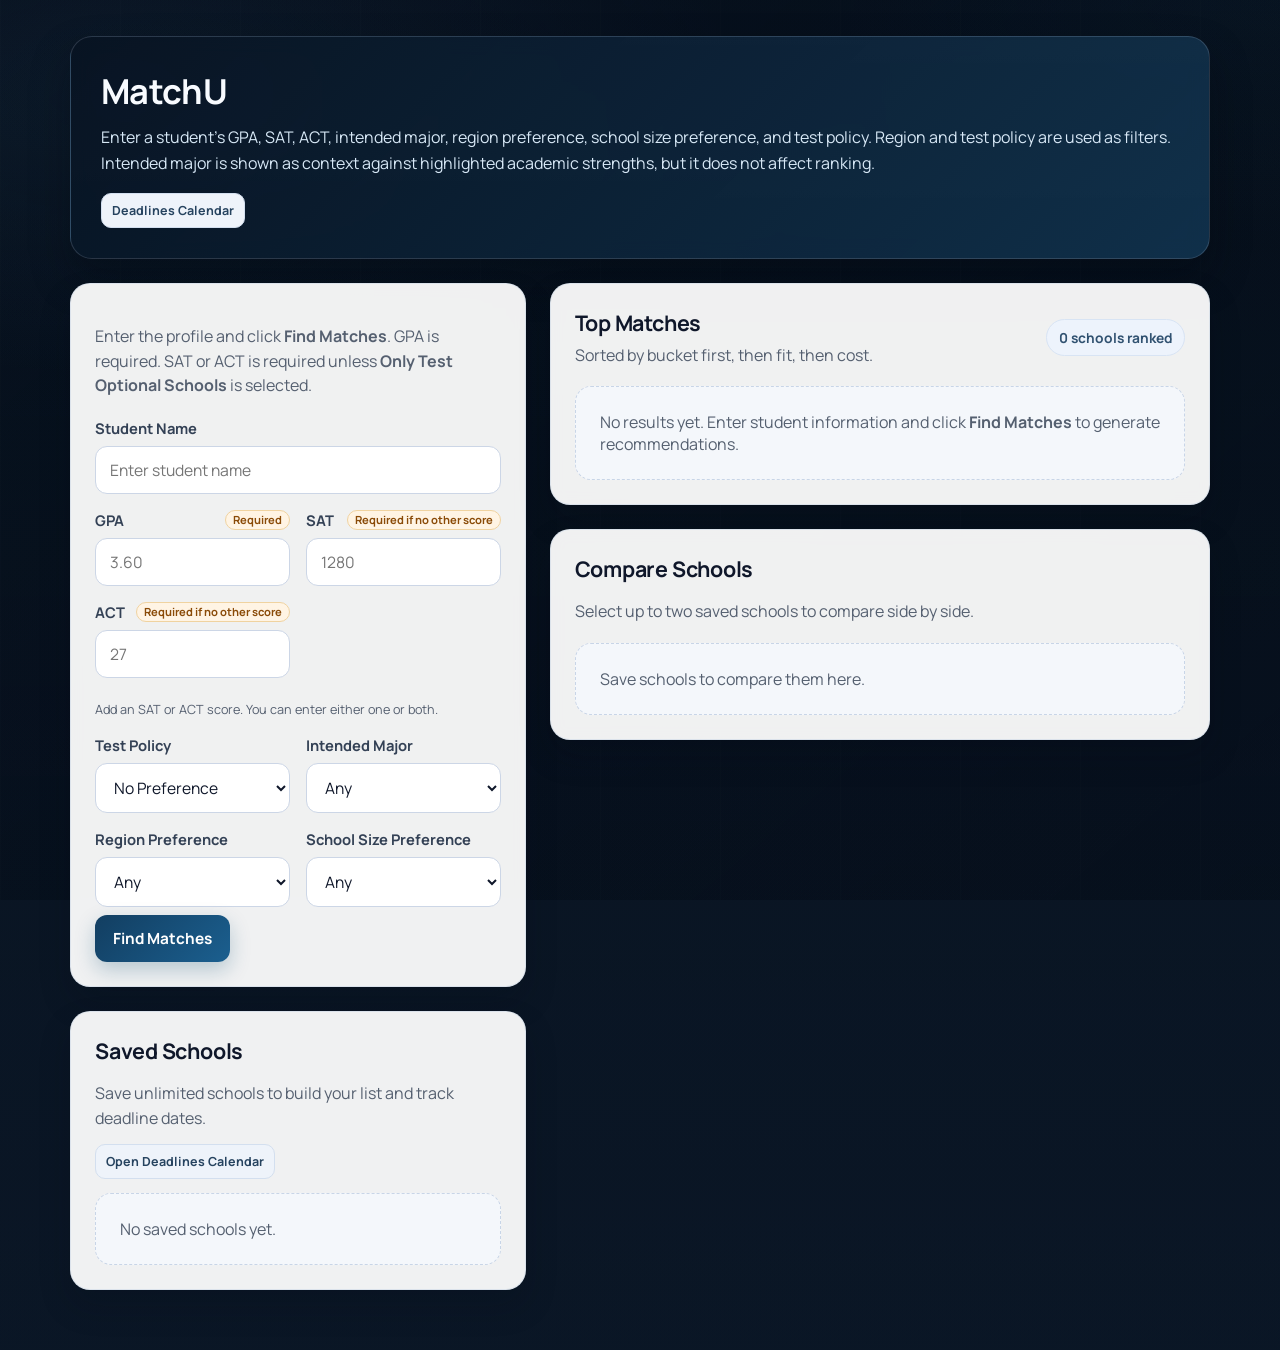
<file: index.html>
<!DOCTYPE html>
<html lang="en">
<head>
  <meta charset="UTF-8" />
  <meta name="viewport" content="width=device-width, initial-scale=1.0" />
  <title>MatchU</title>
  <meta http-equiv="refresh" content="0; url=college-match.html" />
  <style>
    body {
      margin: 0;
      min-height: 100vh;
      display: grid;
      place-items: center;
      font-family: "Segoe UI", Arial, sans-serif;
      background: #eef4fb;
      color: #12314c;
    }

    .card {
      width: min(92vw, 460px);
      background: #ffffff;
      border: 1px solid #d5e2f1;
      border-radius: 18px;
      padding: 28px;
      box-shadow: 0 18px 40px rgba(18, 49, 76, 0.08);
      text-align: center;
    }

    h1 {
      margin: 0 0 10px;
      font-size: 2rem;
    }

    p {
      margin: 0 0 18px;
      line-height: 1.55;
      color: #516276;
    }

    a {
      display: inline-block;
      text-decoration: none;
      background: #123e61;
      color: #ffffff;
      padding: 11px 16px;
      border-radius: 10px;
      font-weight: 700;
    }
  </style>
  <script>
    window.location.replace("college-match.html");
  </script>
</head>
<body>
  <main class="card">
    <h1>MatchU</h1>
    <p>Redirecting to the app. If it does not open automatically, use the link below.</p>
    <a href="college-match.html">Open MatchU</a>
  </main>
</body>
</html>
</file>
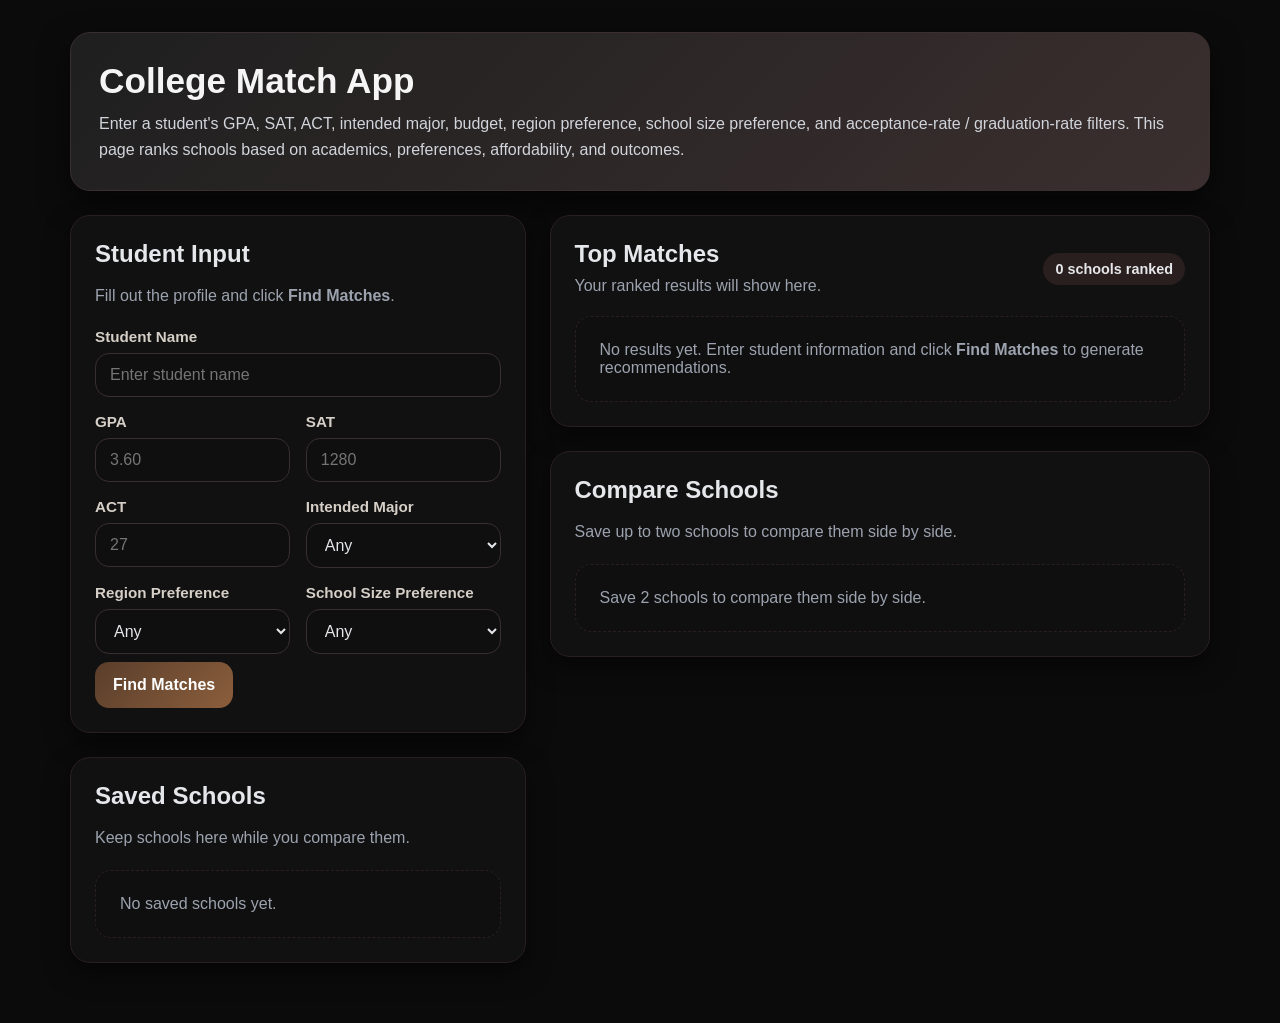
<file: college-match UI.html>
<!DOCTYPE html>
<html lang="en">
<head>
  <meta charset="UTF-8" />
  <meta name="viewport" content="width=device-width, initial-scale=1.0" />
  <title>College Match App</title>
  <style>
    * { box-sizing: border-box; }
    body {
      margin: 0;
      font-family: Arial, Helvetica, sans-serif;
      background: #0b0b0b; /* black */
      color: #e5e7eb;
    }
    .container {
      max-width: 1180px;
      margin: 0 auto;
      padding: 32px 20px 60px;
    }
    .hero {
      background: linear-gradient(135deg, #1f1f1f, #3b2f2f); /* black → brown */
      color: #f5f5f5;
      border-radius: 20px;
      padding: 28px;
      box-shadow: 0 12px 30px rgba(0,0,0,0.6);
      margin-bottom: 24px;
      border: 1px solid #3a2e2e;
    }
    .hero h1 { margin: 0 0 10px; font-size: 2.2rem; }
    .hero p { margin: 0; line-height: 1.6; color: #d1d5db; }

    .grid {
      display: grid;
      grid-template-columns: 1fr 1.45fr;
      gap: 24px;
    }

    .card {
      background: #111111;
      border-radius: 20px;
      padding: 24px;
      box-shadow: 0 10px 25px rgba(0,0,0,0.5);
      border: 1px solid #2a1f1f; /* brown border */
    }
    .card h2 { margin-top: 0; margin-bottom: 8px; }
    .subtext { color: #9ca3af; margin-bottom: 20px; line-height: 1.5; }

    .form-grid {
      display: grid;
      grid-template-columns: 1fr 1fr;
      gap: 16px;
    }
    .full { grid-column: 1 / -1; }

    label {
      display: block;
      font-size: 0.95rem;
      font-weight: 700;
      margin-bottom: 8px;
      color: #d6cfc7;
    }

    input, select {
      width: 100%;
      padding: 12px 14px;
      border: 1px solid #3a2e2e;
      border-radius: 14px;
      font-size: 1rem;
      background: #0f0f0f;
      color: #e5e7eb;
    }

    button {
      border: none;
      background: linear-gradient(135deg, #5a3e2b, #8b5e3c); /* brown */
      color: white;
      padding: 14px 18px;
      border-radius: 14px;
      font-size: 1rem;
      font-weight: 700;
      cursor: pointer;
      margin-top: 8px;
      transition: transform 0.15s ease, box-shadow 0.15s ease;
    }
    button:hover {
      transform: translateY(-2px);
      box-shadow: 0 8px 20px rgba(139,94,60,0.4);
    }
    .secondary-btn {
      background: #2a1f1f;
      color: #e5e7eb;
    }

    .results-header {
      display: flex;
      justify-content: space-between;
      align-items: center;
      gap: 12px;
      flex-wrap: wrap;
      margin-bottom: 18px;
    }

    .pill {
      background: #2a1f1f;
      color: #e5e7eb;
      padding: 8px 12px;
      border-radius: 999px;
      font-size: 0.9rem;
      font-weight: 700;
    }

    .result {
      border: 1px solid #2a1f1f;
      border-radius: 18px;
      padding: 18px;
      margin-bottom: 14px;
      background: linear-gradient(135deg, #111111, #1c1414);
    }

    .result h3 { margin: 0 0 6px; font-size: 1.2rem; }
    .meta, .cost-line { margin: 4px 0; color: #9ca3af; }

    .score-box {
      min-width: 160px;
      text-align: right;
      background: linear-gradient(135deg, #5a3e2b, #8b5e3c);
      color: white;
      padding: 12px;
      border-radius: 14px;
    }
    .score-box .big {
      font-size: 1.7rem;
      font-weight: 800;
      margin: 4px 0;
    }

    .score-grid {
      margin-top: 14px;
      display: grid;
      grid-template-columns: repeat(4, 1fr);
      gap: 10px;
    }

    .mini {
      background: #0f0f0f;
      border-radius: 12px;
      padding: 12px;
      border: 1px solid #2a1f1f;
    }
    .mini-label { font-size: 0.8rem; color: #9ca3af; margin-bottom: 6px; }
    .mini-value { font-size: 1.05rem; font-weight: 800; }

    .tag {
      display: inline-block;
      padding: 7px 10px;
      border-radius: 999px;
      font-size: 0.82rem;
      font-weight: 700;
      background: #2a1f1f;
      color: #e5e7eb;
    }

    .tag.strong { background: #14532d; color: #bbf7d0; }
    .tag.possible { background: #78350f; color: #fde68a; }
    .tag.stretch { background: #7f1d1d; color: #fecaca; }

    .why-box {
      margin-top: 14px;
      background: #0f0f0f;
      border: 1px solid #2a1f1f;
      border-radius: 14px;
      padding: 12px 14px;
      color: #d1d5db;
    }

    .empty {
      padding: 24px;
      background: #0f0f0f;
      border: 1px dashed #2a1f1f;
      border-radius: 16px;
      color: #9ca3af;
    }

    @media (max-width: 980px) {
      .grid { grid-template-columns: 1fr; }
      .score-grid { grid-template-columns: 1fr 1fr; }
    }
    @media (max-width: 520px) {
      .form-grid, .score-grid { grid-template-columns: 1fr; }
      .score-box { text-align: left; }
    }
  </style>
</head>
<body>
  <div class="container">
    <div class="hero">
      <h1>College Match App</h1>
      <p>
        Enter a student's GPA, SAT, ACT, intended major, budget, region preference, school size preference,
        and acceptance-rate / graduation-rate filters. This page ranks schools based on academics,
        preferences, affordability, and outcomes.
      </p>
    </div>

    <div class="grid">
      <div>
        <div class="card">
          <h2>Student Input</h2>
          <p class="subtext">Fill out the profile and click <strong>Find Matches</strong>.</p>

          <div class="form-grid">
            <div class="full">
              <label for="studentName">Student Name</label>
              <input id="studentName" type="text" placeholder="Enter student name" />
            </div>

            <div>
              <label for="gpa">GPA</label>
              <input id="gpa" type="number" min="0" max="4" step="0.01" placeholder="3.60" />
            </div>

            <div>
              <label for="sat">SAT</label>
              <input id="sat" type="number" min="400" max="1600" placeholder="1280" />
            </div>

            <div>
              <label for="act">ACT</label>
              <input id="act" type="number" min="1" max="36" placeholder="27" />
            </div>

            <div>
              <label for="major">Intended Major</label>
              <select id="major">
                <option value="Any">Any</option>
                <option value="Engineering">Engineering</option>
                <option value="Business">Business</option>
                <option value="Science">Science</option>
                <option value="Liberal Arts">Liberal Arts</option>
                <option value="Health">Health</option>
              </select>
            </div>

            <div>
              <label for="region">Region Preference</label>
              <select id="region">
                <option value="Any">Any</option>
                <option value="Northeast">Northeast</option>
                <option value="Midwest">Midwest</option>
                <option value="South">South</option>
                <option value="West">West</option>
              </select>
            </div>

            <div>
              <label for="size">School Size Preference</label>
              <select id="size">
                <option value="Any">Any</option>
                <option value="Small">Small</option>
                <option value="Medium">Medium</option>
                <option value="Large">Large</option>
              </select>
            </div>

            

            

            
          </div>

          <button id="matchBtn">Find Matches</button>
        </div>

        <div class="card" style="margin-top:24px;">
          <h2>Saved Schools</h2>
          <p class="subtext">Keep schools here while you compare them.</p>
          <div id="favorites" class="favorites-list">
            <div class="empty">No saved schools yet.</div>
          </div>
        </div>
      </div>

      <div>
        <div class="card">
          <div class="results-header">
            <div>
              <h2 style="margin-bottom: 6px;">Top Matches</h2>
              <div class="subtext" style="margin: 0;">Your ranked results will show here.</div>
            </div>
            <div class="pill" id="resultCount">0 schools ranked</div>
          </div>

          <div id="results">
            <div class="empty">
              No results yet. Enter student information and click <strong>Find Matches</strong>
              to generate recommendations.
            </div>
          </div>
        </div>

        <div class="card" style="margin-top:24px;">
          <h2>Compare Schools</h2>
          <p class="subtext">Save up to two schools to compare them side by side.</p>
          <div id="compareArea">
            <div class="empty">Save schools to compare them here.</div>
          </div>
        </div>
      </div>
    </div>
  </div>

  <script>
    const collegeData = [
      {
        name: "Abilene Christian University",
        region: "South",
        state: "Texas",
        setting: "Suburban",
        isPrivate: true,
        testOptional: false,
        majorStrengths: ["Engineering", "Business", "Health"],
        applications: 1660,
        accepted: 1232,
        enrolled: 721,
        top25perc: 52,
        fullUndergrad: 2885,
        outstate: 7440,
        roomBoard: 3300,
        books: 450,
        personal: 2200,
        phd: 70,
        terminal: 78,
        gradRate: 60,
        deadline: "February 1"
      },
      {
        name: "Adelphi University",
        region: "Northeast",
        state: "New York",
        setting: "Suburban",
        isPrivate: true,
        testOptional: true,
        majorStrengths: ["Business", "Health", "Science"],
        applications: 2186,
        accepted: 1924,
        enrolled: 512,
        top25perc: 29,
        fullUndergrad: 2683,
        outstate: 12280,
        roomBoard: 6450,
        books: 750,
        personal: 1500,
        phd: 29,
        terminal: 30,
        gradRate: 56,
        deadline: "Rolling"
      },
      {
        name: "Baylor University",
        region: "South",
        state: "Texas",
        setting: "Urban",
        isPrivate: true,
        testOptional: true,
        majorStrengths: ["Engineering", "Business", "Health"],
        applications: 4975,
        accepted: 3440,
        enrolled: 1016,
        top25perc: 75,
        fullUndergrad: 5829,
        outstate: 15100,
        roomBoard: 4400,
        books: 500,
        personal: 1700,
        phd: 81,
        terminal: 85,
        gradRate: 72,
        deadline: "November 1"
      },
      {
        name: "Brown University",
        region: "Northeast",
        state: "Rhode Island",
        setting: "Urban",
        isPrivate: true,
        testOptional: true,
        majorStrengths: ["Engineering", "Science", "Liberal Arts"],
        applications: 12586,
        accepted: 2639,
        enrolled: 689,
        top25perc: 95,
        fullUndergrad: 3316,
        outstate: 25750,
        roomBoard: 6430,
        books: 900,
        personal: 1200,
        phd: 90,
        terminal: 95,
        gradRate: 97,
        deadline: "January 3"
      },
      {
        name: "Carleton College",
        region: "Midwest",
        state: "Minnesota",
        setting: "Rural",
        isPrivate: true,
        testOptional: true,
        majorStrengths: ["Science", "Liberal Arts", "Engineering"],
        applications: 1970,
        accepted: 684,
        enrolled: 444,
        top25perc: 82,
        fullUndergrad: 1332,
        outstate: 21700,
        roomBoard: 6180,
        books: 550,
        personal: 890,
        phd: 83,
        terminal: 85,
        gradRate: 91,
        deadline: "January 15"
      },
      {
        name: "University of Arizona",
        region: "West",
        state: "Arizona",
        setting: "Urban",
        isPrivate: false,
        testOptional: true,
        majorStrengths: ["Engineering", "Science", "Business"],
        applications: 14201,
        accepted: 9553,
        enrolled: 4681,
        top25perc: 52,
        fullUndergrad: 15055,
        outstate: 11744,
        roomBoard: 4280,
        books: 400,
        personal: 1240,
        phd: 83,
        terminal: 86,
        gradRate: 78,
        deadline: "May 1"
      }
    ];

    let lastResults = [];
    let savedSchools = [];

    function getSchoolSize(fullUndergrad) {
      if (fullUndergrad < 2000) return "Small";
      if (fullUndergrad < 8000) return "Medium";
      return "Large";
    }

    function getAcceptanceRate(applications, accepted) {
      if (!applications) return 0;
      return (accepted / applications) * 100;
    }

    function getEstimatedCost(college) {
      return college.outstate + college.roomBoard + college.books + college.personal;
    }

    function scoreAcademicFit(student, college) {
      let score = 50;

      if (student.gpa) {
        score += Math.min(30, (student.gpa / 4) * 30);
        score -= Math.max(0, college.top25perc - student.gpa * 25);
      }

      if (student.sat) {
        score += Math.min(10, (student.sat / 1600) * 10);
      }

      if (student.act) {
        score += Math.min(10, (student.act / 36) * 10);
      }

      if (!student.sat && !student.act && college.testOptional) {
        score += 6;
      }

      return Math.max(0, Math.min(100, score));
    }

    function scorePreferenceFit(student, college) {
      let score = 0;
      const schoolSize = getSchoolSize(college.fullUndergrad);

      if (student.regionPreference === "Any" || student.regionPreference === college.region) {
        score += 45;
      }
      if (student.sizePreference === "Any" || student.sizePreference === schoolSize) {
        score += 35;
      }
      if (student.major === "Any") {
        score += 20;
      } else if (college.majorStrengths.includes(student.major)) {
        score += 20;
      }

      return Math.max(0, Math.min(100, score));
    }

    function scoreAffordability(student, college) {
      const totalCost = getEstimatedCost(college);
      let score = Math.max(0, Math.min(100, 100 - totalCost / 400));
      return score;
    }

    function scoreOutcomes(college) {
      return Math.max(
        0,
        Math.min(100, college.gradRate * 0.6 + college.phd * 0.2 + college.terminal * 0.2)
      );
    }

    function getBucket(score, academicScore) {
      if (academicScore >= 88 && score >= 75) return "Safety";
      if (academicScore >= 68 && score >= 62) return "Match";
      if (score >= 50) return "Reach";
      return "Low Match";
    }

    function buildWhyMatch(student, college) {
      const reasons = [];
      const size = getSchoolSize(college.fullUndergrad);
      const cost = getEstimatedCost(college);
      const acceptanceRate = getAcceptanceRate(college.applications, college.accepted);

      if (student.regionPreference === "Any" || student.regionPreference === college.region) {
        reasons.push(`it is in your preferred region (${college.region})`);
      }
      if (student.sizePreference === "Any" || student.sizePreference === size) {
        reasons.push(`it matches your ${size.toLowerCase()} school size preference`);
      }
      if (student.major !== "Any" && college.majorStrengths.includes(student.major)) {
        reasons.push(`it shows strength in ${student.major.toLowerCase()}`);
      }
      
      if (college.gradRate >= 75) {
        reasons.push(`it has a strong graduation rate (${college.gradRate}%)`);
      }
      if (acceptanceRate >= 55) {
        reasons.push(`it may offer a more realistic admissions chance`);
      } else {
        reasons.push(`it is more selective, so it may be more competitive`);
      }

      return reasons.length
        ? `Why this matches you: ${reasons.slice(0, 4).join(", ")}.`
        : "Why this matches you: it balances academics, preferences, cost, and outcomes.";
    }

    function passesFilters(student, college, acceptanceRate) {
      const totalCost = getEstimatedCost(college);
      
      
      if (student.major !== "Any" && !college.majorStrengths.includes(student.major)) return false;
      
      return true;
    }

    function matchColleges(student, colleges) {
      return colleges
        .map((college) => {
          const academicScore = scoreAcademicFit(student, college);
          const preferenceScore = scorePreferenceFit(student, college);
          const affordabilityScore = scoreAffordability(student, college);
          const outcomeScore = scoreOutcomes(college);
          const acceptanceRate = getAcceptanceRate(college.applications, college.accepted);
          const totalCost = getEstimatedCost(college);
          const schoolSize = getSchoolSize(college.fullUndergrad);

          const overallMatch =
            academicScore * 0.38 +
            preferenceScore * 0.24 +
            affordabilityScore * 0.18 +
            outcomeScore * 0.20;

          return {
            name: college.name,
            region: college.region,
            state: college.state,
            setting: college.setting,
            isPrivate: college.isPrivate,
            testOptional: college.testOptional,
            schoolSize,
            fullUndergrad: college.fullUndergrad,
            top25perc: college.top25perc,
            gradRate: college.gradRate,
            deadline: college.deadline,
            majorStrengths: college.majorStrengths,
            acceptanceRate: Number(acceptanceRate.toFixed(1)),
            totalCost,
            academicScore: Number(academicScore.toFixed(1)),
            preferenceScore: Number(preferenceScore.toFixed(1)),
            affordabilityScore: Number(affordabilityScore.toFixed(1)),
            outcomeScore: Number(outcomeScore.toFixed(1)),
            overallMatch: Number(overallMatch.toFixed(1)),
            bucket: getBucket(overallMatch, academicScore),
            whyMatch: buildWhyMatch(student, college),
          };
        })
        .filter((college) => passesFilters(student, college, college.acceptanceRate))
        .sort((a, b) => b.overallMatch - a.overallMatch);
    }

    function getBucketClass(bucket) {
      if (bucket === "Safety") return "strong";
      if (bucket === "Match") return "possible";
      if (bucket === "Reach") return "stretch";
      return "";
    }

    function saveSchool(name) {
      if (!lastResults.length) return;
      const school = lastResults.find((item) => item.name === name);
      if (!school) return;
      if (savedSchools.some((item) => item.name === name)) return;
      if (savedSchools.length >= 2) {
        alert("You can save up to 2 schools for comparison in this version.");
        return;
      }
      savedSchools.push(school);
      renderFavorites();
      renderCompare();
      renderResults(lastResults, document.getElementById("studentName").value.trim());
    }

    function removeSchool(name) {
      savedSchools = savedSchools.filter((item) => item.name !== name);
      renderFavorites();
      renderCompare();
      renderResults(lastResults, document.getElementById("studentName").value.trim());
    }

    function renderFavorites() {
      const favoritesEl = document.getElementById("favorites");
      if (!savedSchools.length) {
        favoritesEl.innerHTML = '<div class="empty">No saved schools yet.</div>';
        return;
      }
      favoritesEl.innerHTML = savedSchools.map((school) => `
        <div class="favorite-item">
          <strong>${school.name}</strong>
          <div class="muted">${school.region} · ${school.schoolSize} · ${school.bucket}</div>
          <div class="actions">
            <button class="secondary-btn" onclick="removeSchool('${school.name.replace(/'/g, "\'")}')">Remove</button>
          </div>
        </div>
      `).join('');
    }

    function renderCompare() {
      const compareEl = document.getElementById("compareArea");
      if (savedSchools.length < 2) {
        compareEl.innerHTML = '<div class="empty">Save 2 schools to compare them side by side.</div>';
        return;
      }
      const [a, b] = savedSchools;
      compareEl.innerHTML = `
        <div class="compare-grid">
          ${renderCompareCard(a)}
          ${renderCompareCard(b)}
        </div>
      `;
    }

    function renderCompareCard(school) {
      return `
        <div class="compare-card">
          <h4>${school.name}</h4>
          <ul class="compare-list">
            <li><strong>Bucket:</strong> ${school.bucket}</li>
            <li><strong>Match score:</strong> ${school.overallMatch}</li>
            <li><strong>Cost:</strong> $${school.totalCost.toLocaleString()}</li>
            <li><strong>Acceptance rate:</strong> ${school.acceptanceRate}%</li>
            <li><strong>Graduation rate:</strong> ${school.gradRate}%</li>
            <li><strong>Region:</strong> ${school.region}</li>
            <li><strong>State:</strong> ${school.state}</li>
            <li><strong>School size:</strong> ${school.schoolSize}</li>
            <li><strong>Deadline:</strong> ${school.deadline}</li>
          </ul>
        </div>
      `;
    }

    function renderResults(results, studentName) {
      const resultsEl = document.getElementById("results");
      const resultCountEl = document.getElementById("resultCount");
      resultCountEl.textContent = `${results.length} schools ranked`;

      if (!results.length) {
        resultsEl.innerHTML = '<div class="empty">No colleges matched these filters. Try widening your budget or lowering your minimum graduation-rate requirement.</div>';
        return;
      }

      const selectedMajor = document.getElementById('major').value;

      resultsEl.innerHTML = results.map((college, index) => {
        const bucketClass = getBucketClass(college.bucket);
        const isSaved = savedSchools.some((item) => item.name === college.name);
        return `
          <div class="result">
            <div class="result-top">
              <div>
                <h3>#${index + 1} ${college.name}</h3>
                <p class="meta">${college.region}, ${college.state} · ${college.schoolSize} · Acceptance rate ${college.acceptanceRate}%</p>
                <p class="cost-line">Estimated annual cost: $${college.totalCost.toLocaleString()}${studentName ? ` · for ${studentName}` : ""}</p>
                <p class="cost-line">Undergrads: ${college.fullUndergrad.toLocaleString()} · Graduation rate: ${college.gradRate}% · Top 25% of high school class: ${college.top25perc}% · Deadline: ${college.deadline}</p>
                <p class="cost-line">Major strengths: ${college.majorStrengths.join(', ')}</p>
              </div>
              <div class="score-box">
                <div>Match Score</div>
                <div class="big">${college.overallMatch}</div>
                <div>${college.bucket}</div>
              </div>
            </div>

            <div class="tag-row">
              <span class="tag ${bucketClass}">${college.bucket}</span>
              ${college.affordabilityScore >= 70 ? '<span class="tag">Budget Friendly</span>' : ''}
              ${college.outcomeScore >= 75 ? '<span class="tag">Strong Outcomes</span>' : ''}
              ${college.preferenceScore >= 75 ? '<span class="tag">Great Preference Fit</span>' : ''}
              ${selectedMajor !== 'Any' && college.majorStrengths.includes(selectedMajor) ? '<span class="tag">Major Fit</span>' : ''}
              ${isSaved ? '<span class="tag saved">Saved</span>' : ''}
            </div>

            <div class="score-grid">
              <div class="mini">
                <div class="mini-label">Academic</div>
                <div class="mini-value">${college.academicScore}</div>
              </div>
              <div class="mini">
                <div class="mini-label">Preferences</div>
                <div class="mini-value">${college.preferenceScore}</div>
              </div>
              <div class="mini">
                <div class="mini-label">Affordability</div>
                <div class="mini-value">${college.affordabilityScore}</div>
              </div>
              <div class="mini">
                <div class="mini-label">Outcomes</div>
                <div class="mini-value">${college.outcomeScore}</div>
              </div>
            </div>

            <div class="why-box">${college.whyMatch}</div>

            <div class="actions">
              <button class="secondary-btn" onclick="saveSchool('${college.name.replace(/'/g, "\'")}')">${isSaved ? 'Saved' : 'Save School'}</button>
            </div>
          </div>
        `;
      }).join("");
    }

    document.getElementById("matchBtn").addEventListener("click", () => {
      const student = {
        name: document.getElementById("studentName").value.trim(),
        gpa: Number(document.getElementById("gpa").value) || 0,
        sat: Number(document.getElementById("sat").value) || 0,
        act: Number(document.getElementById("act").value) || 0,
        major: document.getElementById("major").value,
        regionPreference: document.getElementById("region").value,
        sizePreference: document.getElementById("size").value,
        
        
        
      };

      lastResults = matchColleges(student, collegeData);
      renderResults(lastResults, student.name);
      renderFavorites();
      renderCompare();
    });

    renderFavorites();
    renderCompare();
  </script>
</body>
</html>
</file>
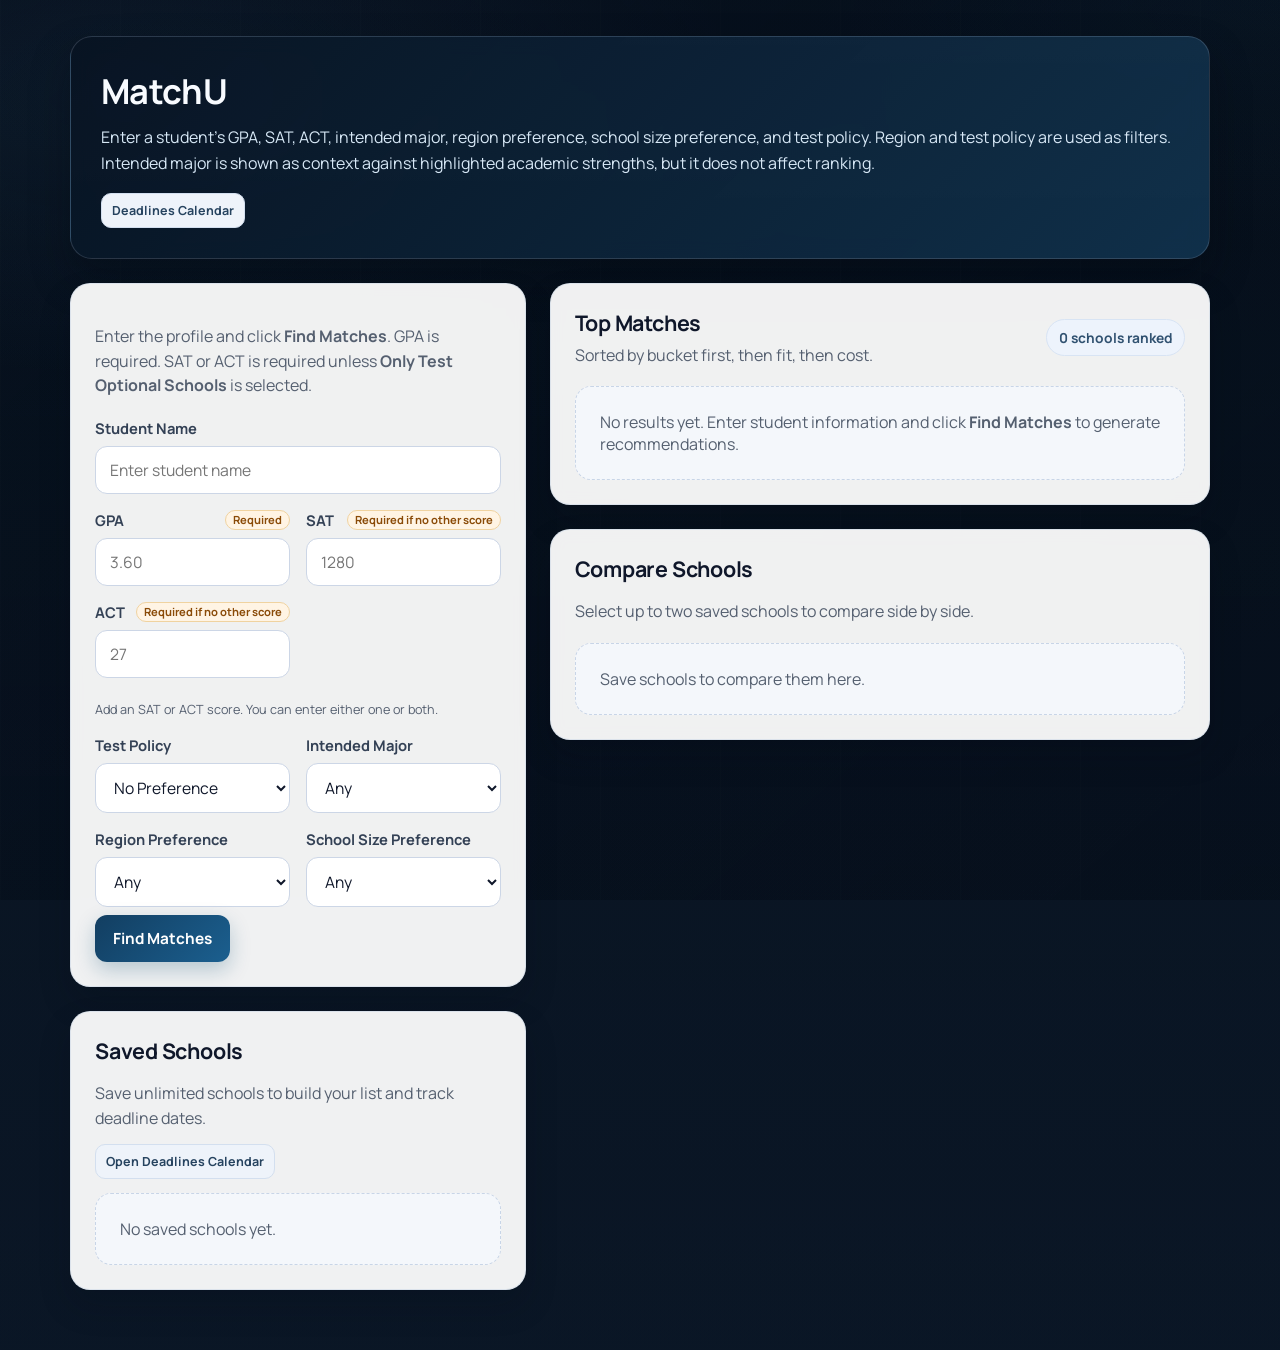
<file: college-match.html>
<!DOCTYPE html>
<html lang="en">
<head>
  <meta charset="UTF-8" />
  <meta name="viewport" content="width=device-width, initial-scale=1.0" />
  <title>MatchU</title>
  <style>
    @import url("https://fonts.googleapis.com/css2?family=Manrope:wght@400;500;600;700;800&display=swap");

    :root {
      --bg-image: url("https://images.pexels.com/photos/7683629/pexels-photo-7683629.jpeg?auto=compress&cs=tinysrgb&w=1800");
      --bg-1: #07111d;
      --bg-2: #0e1d30;
      --surface: rgba(255, 255, 255, 0.94);
      --surface-soft: rgba(245, 248, 252, 0.92);
      --text: #0f172a;
      --muted: #556070;
      --line: rgba(189, 205, 224, 0.42);
      --primary: #123e61;
      --primary-2: #1b5f8f;
      --success-bg: #eaf9f1;
      --success-text: #12603a;
      --warn-bg: #fff5e8;
      --warn-text: #8a4b08;
      --danger-bg: #fdeeee;
      --danger-text: #8f1d1d;
      --saved-bg: #e9f1ff;
      --saved-text: #1f4e98;
    }

    * { box-sizing: border-box; }

    body {
      margin: 0;
      font-family: "Manrope", "Trebuchet MS", "Segoe UI", sans-serif;
      color: var(--text);
      background:
        linear-gradient(180deg, rgba(8, 18, 31, 0.46), rgba(8, 18, 31, 0.62)),
        var(--bg-image) center center / cover fixed no-repeat,
        linear-gradient(180deg, var(--bg-1), var(--bg-2));
      min-height: 100vh;
      position: relative;
      overflow-x: hidden;
    }

    body::before,
    body::after {
      content: "";
      position: fixed;
      inset: 0;
      pointer-events: none;
    }

    body::before {
      background:
        linear-gradient(140deg, rgba(7, 16, 28, 0.34), rgba(7, 16, 28, 0.52)),
        radial-gradient(900px 420px at 10% 10%, rgba(64, 115, 164, 0.16), transparent 68%),
        radial-gradient(760px 380px at 100% 0%, rgba(37, 108, 139, 0.1), transparent 62%);
      z-index: 0;
    }

    body::after {
      background:
        linear-gradient(rgba(5, 11, 20, 0.12), rgba(5, 11, 20, 0.28)),
        repeating-linear-gradient(
          90deg,
          rgba(255, 255, 255, 0.018) 0,
          rgba(255, 255, 255, 0.018) 1px,
          transparent 1px,
          transparent 120px
        );
      opacity: 0.5;
      z-index: 0;
    }

    .container {
      max-width: 1180px;
      margin: 0 auto;
      padding: 36px 20px 60px;
      position: relative;
      z-index: 1;
    }

    .hero {
      background:
        linear-gradient(135deg, rgba(7, 18, 33, 0.9), rgba(18, 53, 82, 0.86)),
        linear-gradient(180deg, rgba(255, 255, 255, 0.05), transparent);
      color: #f8fbff;
      border-radius: 22px;
      padding: 30px;
      box-shadow: 0 20px 38px rgba(3, 10, 19, 0.34);
      margin-bottom: 24px;
      border: 1px solid rgba(214, 231, 247, 0.16);
      backdrop-filter: blur(10px);
    }
    .hero h1 { margin: 0 0 10px; font-size: 2.15rem; letter-spacing: -0.02em; }
    .hero p { margin: 0; line-height: 1.65; color: #d7e8f6; }
    .hero-actions {
      margin-top: 16px;
      display: flex;
      gap: 10px;
      flex-wrap: wrap;
    }

    .grid {
      display: grid;
      grid-template-columns: 1fr 1.45fr;
      gap: 24px;
    }

    .card {
      background: var(--surface);
      border-radius: 20px;
      padding: 24px;
      box-shadow: 0 16px 32px rgba(5, 13, 24, 0.18);
      border: 1px solid var(--line);
      backdrop-filter: blur(8px);
    }
    .card h2 {
      margin-top: 0;
      margin-bottom: 8px;
      font-size: 1.34rem;
      letter-spacing: -0.01em;
    }
    .subtext {
      color: var(--muted);
      margin-bottom: 20px;
      line-height: 1.55;
    }

    .form-grid {
      display: grid;
      grid-template-columns: 1fr 1fr;
      gap: 16px;
    }
    .full { grid-column: 1 / -1; }

    label {
      display: block;
      font-size: 0.92rem;
      font-weight: 700;
      margin-bottom: 8px;
      color: #334155;
    }
    .label-row {
      display: flex;
      align-items: center;
      justify-content: space-between;
      gap: 10px;
      flex-wrap: wrap;
      margin-bottom: 8px;
    }
    .label-row label {
      margin-bottom: 0;
    }
    .field-hint {
      font-size: 0.7rem;
      font-weight: 700;
      color: #6b7280;
      background: rgba(255, 255, 255, 0.72);
      border: 1px solid #d9e2ef;
      padding: 2px 7px;
      border-radius: 999px;
      line-height: 1.2;
      transition: all 0.2s ease;
    }
    .field-hint.required {
      color: #8a4b08;
      background: #fff4e4;
      border-color: #f0d3a0;
    }
    .field-help {
      margin-top: 7px;
      color: var(--muted);
      font-size: 0.79rem;
      line-height: 1.4;
    }

    input, select {
      width: 100%;
      padding: 12px 14px;
      border: 1px solid #ccd6e6;
      border-radius: 12px;
      font-size: 0.98rem;
      font-family: inherit;
      background: #fff;
      color: var(--text);
      transition: border-color 0.2s ease, box-shadow 0.2s ease;
    }
    input:focus, select:focus {
      outline: none;
      border-color: #5197c7;
      box-shadow: 0 0 0 3px rgba(81, 151, 199, 0.2);
    }

    button {
      border: none;
      background: linear-gradient(135deg, var(--primary), var(--primary-2));
      color: #fff;
      padding: 13px 18px;
      border-radius: 12px;
      font-size: 0.96rem;
      font-weight: 700;
      font-family: inherit;
      cursor: pointer;
      margin-top: 8px;
      box-shadow: 0 8px 20px rgba(11, 74, 111, 0.25);
      transition: transform 0.18s ease, box-shadow 0.18s ease, filter 0.18s ease;
    }
    button:hover {
      transform: translateY(-1px);
      box-shadow: 0 10px 24px rgba(11, 74, 111, 0.28);
      filter: brightness(1.02);
    }

    .secondary-btn {
      background: #eef3fa;
      color: #26435f;
      box-shadow: none;
      border: 1px solid #d3dfef;
      margin-top: 0;
    }
    .secondary-btn:hover {
      box-shadow: none;
      background: #e4edf8;
    }

    .form-alert {
      margin-top: 10px;
      padding: 10px 12px;
      border-radius: 10px;
      font-size: 0.88rem;
      line-height: 1.4;
      border: 1px solid transparent;
      display: none;
    }
    .form-alert.error {
      background: var(--danger-bg);
      border-color: #efc8c8;
      color: var(--danger-text);
    }
    .form-alert.info {
      background: #e9f4ff;
      border-color: #c7dff7;
      color: #134a7c;
    }

    .results-header {
      display: flex;
      justify-content: space-between;
      align-items: center;
      gap: 12px;
      flex-wrap: wrap;
      margin-bottom: 18px;
    }

    .pill {
      background: #edf3fc;
      color: #305170;
      padding: 8px 12px;
      border-radius: 999px;
      font-size: 0.86rem;
      font-weight: 700;
      border: 1px solid #d8e4f4;
    }

    .result {
      border: 1px solid var(--line);
      border-radius: 18px;
      padding: 18px;
      margin-bottom: 14px;
      background: linear-gradient(180deg, #ffffff, #fbfcff);
    }

    .result h3 { margin: 0 0 6px; font-size: 1.18rem; letter-spacing: -0.01em; }
    .meta, .cost-line {
      margin: 4px 0;
      color: var(--muted);
      font-size: 0.88rem;
      line-height: 1.45;
    }

    .result-top {
      display: flex;
      justify-content: space-between;
      gap: 16px;
      margin-bottom: 12px;
      flex-wrap: wrap;
    }

    .score-box {
      min-width: 170px;
      text-align: right;
      background: linear-gradient(135deg, #0f4e76, #1578a5);
      color: #fff;
      padding: 12px;
      border-radius: 14px;
      box-shadow: inset 0 0 0 1px rgba(255, 255, 255, 0.2);
    }
    .score-box .big {
      font-size: 1.7rem;
      font-weight: 800;
      margin: 4px 0;
      letter-spacing: -0.02em;
    }
    .score-box.safety {
      background: linear-gradient(135deg, #f3c34f, #d89b18);
      color: #3b2a07;
      box-shadow: inset 0 0 0 1px rgba(255, 248, 223, 0.55);
    }
    .score-box.match {
      background: linear-gradient(135deg, #0f4e76, #1578a5);
      color: #ffffff;
      box-shadow: inset 0 0 0 1px rgba(255, 255, 255, 0.2);
    }
    .score-box.reach {
      background: linear-gradient(135deg, #a32020, #d13a3a);
      color: #fff5f5;
      box-shadow: inset 0 0 0 1px rgba(255, 229, 229, 0.25);
    }

    .tag-row {
      margin-top: 12px;
      display: flex;
      flex-wrap: wrap;
      gap: 8px;
    }

    .tag {
      display: inline-block;
      padding: 7px 10px;
      border-radius: 999px;
      font-size: 0.78rem;
      font-weight: 700;
      background: #eef3fb;
      color: #314761;
      border: 1px solid #dbe4f3;
    }

    .tag.strong {
      background: var(--warn-bg);
      color: var(--warn-text);
      border-color: #f3ddbe;
    }
    .tag.possible {
      background: #e8f2ff;
      color: #0f4e76;
      border-color: #c7dcf7;
    }
    .tag.stretch {
      background: var(--danger-bg);
      color: var(--danger-text);
      border-color: #efc8c8;
    }
    .tag.saved {
      background: var(--saved-bg);
      color: var(--saved-text);
      border-color: #c9d9f4;
    }

    .why-box {
      margin-top: 14px;
      background: var(--surface-soft);
      border: 1px solid #dbe3f0;
      border-radius: 14px;
      padding: 12px 14px;
      color: #334155;
      font-size: 0.88rem;
      line-height: 1.55;
    }

    .actions {
      margin-top: 12px;
      display: flex;
      gap: 8px;
      flex-wrap: wrap;
    }

    .link-actions {
      margin-top: 10px;
      display: flex;
      gap: 8px;
      flex-wrap: wrap;
    }

    .link-btn {
      display: inline-flex;
      align-items: center;
      justify-content: center;
      padding: 8px 10px;
      border-radius: 10px;
      text-decoration: none;
      font-size: 0.78rem;
      font-weight: 700;
      background: #eef3fa;
      color: #26435f;
      border: 1px solid #d3dfef;
      transition: background 0.2s ease, transform 0.18s ease;
    }

    .link-btn:hover {
      background: #e4edf8;
      transform: translateY(-1px);
    }

    .favorite-item {
      background: var(--surface-soft);
      padding: 12px;
      border-radius: 12px;
      margin-bottom: 10px;
      border: 1px solid #dbe3f0;
    }

    .favorite-item strong { display: block; margin-bottom: 4px; }
    .favorite-item .muted { font-size: 0.84rem; color: var(--muted); margin-bottom: 8px; }
    .application-method {
      margin-top: 12px;
      margin-bottom: 8px;
      padding: 10px;
      border: 1px solid #dbe3f0;
      border-radius: 10px;
      background: #fff;
    }
    .application-method-title {
      font-size: 0.84rem;
      font-weight: 700;
      color: var(--muted);
      margin-bottom: 8px;
    }
    .application-method-options {
      display: flex;
      flex-wrap: wrap;
      gap: 8px;
    }
    .application-method-option {
      display: inline-flex;
      align-items: center;
      gap: 6px;
      font-size: 0.84rem;
      color: var(--text);
      font-weight: 600;
      cursor: pointer;
    }
    .application-method-option input {
      width: auto;
      margin: 0;
      accent-color: var(--primary);
    }
    .school-note {
      width: 100%;
      margin-top: 8px;
      min-height: 78px;
      resize: vertical;
      border: 1px solid #ccd6e6;
      border-radius: 10px;
      padding: 10px;
      font-family: inherit;
      font-size: 0.86rem;
      color: var(--text);
      background: #fff;
    }
    .school-note:focus {
      outline: none;
      border-color: #5197c7;
      box-shadow: 0 0 0 3px rgba(81, 151, 199, 0.2);
    }

    .compare-grid {
      display: grid;
      grid-template-columns: 1fr 1fr;
      gap: 16px;
    }

    .compare-card {
      background: var(--surface-soft);
      border: 1px solid #dbe3f0;
      border-radius: 14px;
      padding: 16px;
    }

    .compare-card h4 { margin-top: 0; margin-bottom: 12px; }
    .compare-list { list-style: none; padding: 0; margin: 0; }
    .compare-list li { font-size: 0.88rem; margin-bottom: 8px; color: #334155; }
    .compare-list strong { color: #0f172a; }

    .empty {
      padding: 24px;
      background: var(--surface-soft);
      border: 1px dashed #c8d5e7;
      border-radius: 16px;
      color: var(--muted);
    }

    @media (max-width: 980px) {
      .grid { grid-template-columns: 1fr; }
      .compare-grid { grid-template-columns: 1fr; }
      .result-top { flex-direction: column; }
      .score-box { text-align: left; }
    }

    @media (max-width: 520px) {
      .container { padding: 24px 14px 40px; }
      .hero { padding: 22px; border-radius: 18px; }
      .card { padding: 18px; border-radius: 16px; }
      .form-grid { grid-template-columns: 1fr; }
    }
  </style>
</head>
<body>
  <div class="container">
    <div class="hero">
      <h1>MatchU</h1>
        <p>
          Enter a student's GPA, SAT, ACT, intended major, region preference, school size preference, and test policy.
          Region and test policy are used as filters. Intended major is shown as context against highlighted academic strengths, but it does not affect ranking.
        </p>
      <div class="hero-actions">
        <a class="link-btn" href="school-calendar.html" target="_blank" rel="noopener noreferrer">Deadlines Calendar</a>
      </div>
    </div>

    <div class="grid">
      <div>
        <div class="card">
          <p class="subtext">
            Enter the profile and click <strong>Find Matches</strong>. GPA is required. SAT or ACT is required unless
            <strong>Only Test Optional Schools</strong> is selected.
          </p>

          <div class="form-grid">
            <div class="full">
              <label for="studentName">Student Name</label>
              <input id="studentName" type="text" placeholder="Enter student name" />
            </div>

            <div>
              <div class="label-row">
                <label for="gpa">GPA</label>
                <span class="field-hint required">Required</span>
              </div>
              <input id="gpa" type="number" min="0" max="4" step="0.01" placeholder="3.60" required />
            </div>

            <div>
              <div class="label-row">
                <label for="sat">SAT</label>
                <span id="satRequirementHint" class="field-hint">Optional</span>
              </div>
              <input id="sat" type="number" min="400" max="1600" placeholder="1280" />
            </div>

            <div>
              <div class="label-row">
                <label for="act">ACT</label>
                <span id="actRequirementHint" class="field-hint">Optional</span>
              </div>
              <input id="act" type="number" min="1" max="36" placeholder="27" />
            </div>

            <div class="full">
              <div id="testRequirementHelp" class="field-help">
                SAT or ACT is required unless Only Test Optional Schools is selected.
              </div>
            </div>

            <div>
              <label for="testPolicy">Test Policy</label>
              <select id="testPolicy">
                <option value="either">No Preference</option>
                <option value="submit">Submit Test Scores</option>
                <option value="optional">Only Test Optional Schools</option>
              </select>
            </div>

            <div>
              <label for="major">Intended Major</label>
              <select id="major">
                <option value="Any">Any</option>
                <option value="Engineering">Engineering</option>
                <option value="Business">Business</option>
                <option value="Science">Science</option>
                <option value="Liberal Arts">Liberal Arts</option>
                <option value="Health">Health</option>
              </select>
            </div>

            <div>
              <label for="region">Region Preference</label>
              <select id="region">
                <option value="Any">Any</option>
                <option value="Northeast">Northeast</option>
                <option value="Midwest">Midwest</option>
                <option value="South">South</option>
                <option value="West">West</option>
              </select>
            </div>

            <div>
              <label for="size">School Size Preference</label>
              <select id="size">
                <option value="Any">Any</option>
                <option value="Small">Small</option>
                <option value="Medium">Medium</option>
                <option value="Large">Large</option>
              </select>
            </div>
          </div>

          <button id="matchBtn">Find Matches</button>
          <div id="formMessage" class="form-alert"></div>
        </div>

        <div class="card" style="margin-top:24px;">
          <h2>Saved Schools</h2>
          <p class="subtext">Save unlimited schools to build your list and track deadline dates.</p>
          <div class="link-actions" style="margin-top:-6px; margin-bottom:14px;">
            <a class="link-btn" href="school-calendar.html" target="_blank" rel="noopener noreferrer">Open Deadlines Calendar</a>
          </div>
          <div id="favorites" class="favorites-list">
            <div class="empty">No saved schools yet.</div>
          </div>
        </div>
      </div>

      <div>
        <div class="card">
          <div class="results-header">
            <div>
              <h2 style="margin-bottom: 6px;">Top Matches</h2>
              <div class="subtext" style="margin: 0;">Sorted by bucket first, then fit, then cost.</div>
            </div>
            <div class="pill" id="resultCount">0 schools ranked</div>
          </div>

          <div id="results">
            <div class="empty">
              No results yet. Enter student information and click <strong>Find Matches</strong>
              to generate recommendations.
            </div>
          </div>
        </div>

        <div class="card" style="margin-top:24px;">
          <h2>Compare Schools</h2>
          <p class="subtext">Select up to two saved schools to compare side by side.</p>
          <div id="compareArea">
            <div class="empty">Save schools to compare them here.</div>
          </div>
        </div>
      </div>
    </div>
  </div>

  <script src="college-import.js"></script>
  <script>
    const collegeData = [
      {
        name: "Harvard University",
        region: "Northeast",
        state: "MA",
        fullUndergrad: 7000,
        top25perc: 100,
        gradRate: 97,
        deadline: "Jan 1",
        majorStrengths: ["Liberal Arts", "Business", "Science"],
        applications: 43000,
        accepted: 2000,
        outstate: 60000,
        roomBoard: 20000,
        books: 1100,
        personal: 3200,
        phd: 99,
        terminal: 99,
        testOptional: true,
        isPrivate: true,
        satRange: [1460, 1580],
        actRange: [33, 35]
      },
      {
        name: "Yale University",
        region: "Northeast",
        state: "CT",
        fullUndergrad: 5400,
        top25perc: 99,
        gradRate: 96,
        deadline: "Jan 2",
        majorStrengths: ["Liberal Arts", "Business", "Science"],
        applications: 38000,
        accepted: 1900,
        outstate: 60000,
        roomBoard: 20000,
        books: 1100,
        personal: 3000,
        phd: 97,
        terminal: 98,
        testOptional: true,
        isPrivate: true,
        satRange: [1450, 1570],
        actRange: [33, 35]
      },
      {
        name: "MIT",
        region: "Northeast",
        state: "MA",
        fullUndergrad: 4500,
        top25perc: 99,
        gradRate: 96,
        deadline: "Jan 1",
        majorStrengths: ["Engineering", "Science"],
        applications: 33000,
        accepted: 1650,
        outstate: 60000,
        roomBoard: 19200,
        books: 1100,
        personal: 3250,
        phd: 98,
        terminal: 99,
        testOptional: false,
        isPrivate: true,
        satRange: [1500, 1580],
        actRange: [34, 35]
      },
      {
        name: "Princeton University",
        region: "Northeast",
        state: "NJ",
        fullUndergrad: 5300,
        top25perc: 100,
        gradRate: 97,
        deadline: "Jan 1",
        majorStrengths: ["Engineering", "Science", "Business"],
        applications: 36000,
        accepted: 1700,
        outstate: 60000,
        roomBoard: 20000,
        books: 1100,
        personal: 3100,
        phd: 99,
        terminal: 99,
        testOptional: false,
        isPrivate: true,
        satRange: [1480, 1580],
        actRange: [33, 35]
      },
      {
        name: "Duke University",
        region: "South",
        state: "NC",
        fullUndergrad: 6700,
        top25perc: 97,
        gradRate: 95,
        deadline: "Jan 2",
        majorStrengths: ["Engineering", "Health", "Science"],
        applications: 35000,
        accepted: 1800,
        outstate: 60000,
        roomBoard: 19000,
        books: 1100,
        personal: 3100,
        phd: 92,
        terminal: 96,
        testOptional: false,
        isPrivate: true,
        satRange: [1430, 1560],
        actRange: [33, 35]
      },
      {
        name: "Northwestern University",
        region: "Midwest",
        state: "IL",
        fullUndergrad: 8300,
        top25perc: 96,
        gradRate: 94,
        deadline: "Jan 10",
        majorStrengths: ["Engineering", "Business", "Liberal Arts"],
        applications: 40000,
        accepted: 2400,
        outstate: 60000,
        roomBoard: 19000,
        books: 1100,
        personal: 2900,
        phd: 90,
        terminal: 94,
        testOptional: true,
        isPrivate: true,
        satRange: [1440, 1560],
        actRange: [33, 35]
      },
      {
        name: "UC Berkeley",
        region: "West",
        state: "CA",
        fullUndergrad: 31000,
        top25perc: 96,
        gradRate: 92,
        deadline: "Nov 30",
        majorStrengths: ["Engineering", "Science", "Business"],
        applications: 125000,
        accepted: 14000,
        outstate: 46000,
        roomBoard: 19000,
        books: 1000,
        personal: 2800,
        phd: 91,
        terminal: 95,
        testOptional: true,
        isPrivate: false,
        satRange: [1310, 1530],
        actRange: [30, 34]
      },
      {
        name: "University of Michigan",
        region: "Midwest",
        state: "MI",
        fullUndergrad: 31000,
        top25perc: 92,
        gradRate: 93,
        deadline: "Feb 1",
        majorStrengths: ["Engineering", "Business", "Science"],
        applications: 65000,
        accepted: 8500,
        outstate: 30000,
        roomBoard: 12500,
        books: 1000,
        personal: 2500,
        phd: 88,
        terminal: 92,
        testOptional: false,
        isPrivate: false,
        satRange: [1300, 1510],
        actRange: [30, 34]
      },
      {
        name: "University of Texas at Austin",
        region: "South",
        state: "TX",
        fullUndergrad: 40000,
        top25perc: 87,
        gradRate: 85,
        deadline: "Dec 1",
        majorStrengths: ["Engineering", "Business", "Science"],
        applications: 52000,
        accepted: 10000,
        outstate: 38000,
        roomBoard: 11500,
        books: 950,
        personal: 2300,
        phd: 82,
        terminal: 86,
        testOptional: true,
        isPrivate: false,
        satRange: [1230, 1450],
        actRange: [28, 33]
      },
      {
        name: "Purdue University",
        region: "Midwest",
        state: "IN",
        fullUndergrad: 40000,
        top25perc: 85,
        gradRate: 83,
        deadline: "Mar 15",
        majorStrengths: ["Engineering", "Science"],
        applications: 60000,
        accepted: 12000,
        outstate: 29000,
        roomBoard: 10500,
        books: 900,
        personal: 2200,
        phd: 78,
        terminal: 84,
        testOptional: true,
        isPrivate: false,
        satRange: [1180, 1420],
        actRange: [27, 33]
      },
      {
        name: "University of Wisconsin-Madison",
        region: "Midwest",
        state: "WI",
        fullUndergrad: 32000,
        top25perc: 88,
        gradRate: 85,
        deadline: "Feb 1",
        majorStrengths: ["Engineering", "Science", "Business"],
        applications: 50000,
        accepted: 10000,
        outstate: 27000,
        roomBoard: 11000,
        books: 900,
        personal: 2100,
        phd: 80,
        terminal: 85,
        testOptional: true,
        isPrivate: false,
        satRange: [1280, 1480],
        actRange: [29, 33]
      },
      {
        name: "University of Illinois at Urbana-Champaign",
        region: "Midwest",
        state: "IL",
        fullUndergrad: 33000,
        top25perc: 87,
        gradRate: 84,
        deadline: "Jan 15",
        majorStrengths: ["Engineering", "Science", "Business"],
        applications: 55000,
        accepted: 12000,
        outstate: 32000,
        roomBoard: 11000,
        books: 900,
        personal: 2100,
        phd: 79,
        terminal: 84,
        testOptional: true,
        isPrivate: false,
        satRange: [1240, 1450],
        actRange: [28, 32]
      },
      {
        name: "University of Virginia",
        region: "South",
        state: "VA",
        fullUndergrad: 16000,
        top25perc: 89,
        gradRate: 86,
        deadline: "Jan 1",
        majorStrengths: ["Business", "Engineering", "Liberal Arts"],
        applications: 42000,
        accepted: 6000,
        outstate: 31000,
        roomBoard: 11500,
        books: 950,
        personal: 2200,
        phd: 81,
        terminal: 86,
        testOptional: true,
        isPrivate: false,
        satRange: [1310, 1510],
        actRange: [30, 34]
      },
      {
        name: "Emory University",
        region: "South",
        state: "GA",
        fullUndergrad: 6900,
        top25perc: 88,
        gradRate: 88,
        deadline: "Jan 10",
        majorStrengths: ["Business", "Science", "Health"],
        applications: 29000,
        accepted: 2800,
        outstate: 58000,
        roomBoard: 16500,
        books: 1000,
        personal: 2700,
        phd: 82,
        terminal: 87,
        testOptional: true,
        isPrivate: true,
        satRange: [1380, 1520],
        actRange: [31, 34]
      },
      {
        name: "Boston College",
        region: "Northeast",
        state: "MA",
        fullUndergrad: 9300,
        top25perc: 88,
        gradRate: 89,
        deadline: "Jan 15",
        majorStrengths: ["Business", "Liberal Arts", "Science"],
        applications: 32000,
        accepted: 2900,
        outstate: 59000,
        roomBoard: 17500,
        books: 1000,
        personal: 2800,
        phd: 81,
        terminal: 86,
        testOptional: true,
        isPrivate: true,
        satRange: [1380, 1520],
        actRange: [31, 34]
      },
      {
        name: "University of Arizona",
        region: "West",
        state: "AZ",
        fullUndergrad: 35000,
        top25perc: 65,
        gradRate: 68,
        deadline: "May 1",
        majorStrengths: ["Engineering", "Science", "Business"],
        applications: 49000,
        accepted: 42000,
        outstate: 29000,
        roomBoard: 12800,
        books: 900,
        personal: 2100,
        phd: 72,
        terminal: 78,
        testOptional: true,
        isPrivate: false,
        satRange: [1090, 1330],
        actRange: [21, 29]
      }
    ];

    const importedCollegeData = Array.isArray(window.IMPORTED_COLLEGES) ? window.IMPORTED_COLLEGES : [];

    function mergeCollegeData(baseColleges, newColleges) {
      const mergedByName = new Map();
      baseColleges.forEach((school) => mergedByName.set(school.name, { ...school }));
      newColleges.forEach((school) => {
        const existing = mergedByName.get(school.name) || {};
        mergedByName.set(school.name, { ...existing, ...school });
      });
      return Array.from(mergedByName.values());
    }

    const collegeDatabase = mergeCollegeData(collegeData, importedCollegeData);

    let lastResults = [];
    let savedSchools = [];
    let compareSlots = [null, null];
    let schoolNotes = {};
    let applicationMethods = {};
      const PROFILE_STORAGE_KEY = "collegeMatchStudentProfileV1";
    const SCHOOL_NOTES_STORAGE_KEY = "collegeMatchSchoolNotesV1";
      const COLLEGE_CATALOG_STORAGE_KEY = "collegeMatchCatalogV1";
    const SAVED_SCHOOLS_STORAGE_KEY = "collegeMatchSavedSchoolsV1";
    const COMPARE_SLOTS_STORAGE_KEY = "collegeMatchCompareSlotsV1";
    const APPLICATION_METHOD_STORAGE_KEY = "collegeMatchApplicationMethodsV1";

    function getSchoolSize(fullUndergrad) {
      if (fullUndergrad < 5000) return "Small";
      if (fullUndergrad < 15000) return "Medium";
      return "Large";
    }

      function getAcceptanceRate(applications, accepted) {
        if (!applications) return 0;
        return (accepted / applications) * 100;
      }

      const MAJOR_CATEGORY_KEYWORDS = {
        Engineering: [
          "engineering", "computer science", "artificial intelligence", "informatics", "robotics",
          "architecture", "aerospace", "chemical", "civil", "materials", "industrial",
          "biomedical", "bioengineering", "petroleum", "mining", "automotive"
        ],
        Business: [
          "business", "finance", "marketing", "accounting", "commerce", "management",
          "entrepreneurship", "supply chain", "real estate", "economics"
        ],
        Science: [
          "science", "biology", "chemistry", "physics", "mathematics", "math", "biochemistry",
          "molecular", "environmental", "geology", "oceanography", "neuroscience",
          "life sciences", "computer science", "artificial intelligence"
        ],
        "Liberal Arts": [
          "liberal arts", "history", "english", "literature", "philosophy", "political science",
          "government", "international", "communication", "communications", "journalism",
          "sociology", "psychology", "american studies", "art history", "theater", "drama",
          "writing", "law", "public policy"
        ],
        Health: [
          "health", "nursing", "public health", "exercise", "medicine", "medical",
          "dentistry", "biomedical", "bioengineering", "human development", "pre-professional"
        ]
      };

    function getEstimatedCost(college) {
      return college.outstate + college.roomBoard + college.books + college.personal;
    }

    function scoreAffordability(college) {
      const totalCost = getEstimatedCost(college);
      return Math.max(0, Math.min(100, 100 - totalCost / 700));
    }

    function scoreOutcomes(college) {
      return Math.max(
        0,
        Math.min(100, college.gradRate * 0.6 + college.phd * 0.2 + college.terminal * 0.2)
      );
    }

    function getGpaBenchmark(college) {
      const acceptanceRate = getAcceptanceRate(college.applications, college.accepted);

      // Calibrate GPA expectations from selectivity bands so thresholds map more
      // consistently to the data being used for classification.
      if (acceptanceRate < 8) return 3.95;
      if (acceptanceRate < 15) return 3.85;
      if (acceptanceRate < 25) return 3.75;
      if (acceptanceRate < 40) return 3.6;
      if (acceptanceRate < 60) return 3.4;
      return 3.2;
    }

    function getTestFit(student, college) {
      if (student.testPolicy === "optional" && college.testOptional) {
        return "optional";
      }

      const fitRank = {
        missingRequired: 0,
        below25: 1,
        unknown: 2,
        within: 3,
        above75: 4,
        optional: 3
      };

      function fitFromScore(score, range) {
        if (!score || !range) return "unknown";
        const [p25, p75] = range;
        if (score >= p75) return "above75";
        if (score >= p25) return "within";
        return "below25";
      }

      const satFit = fitFromScore(student.sat, college.satRange);
      const actFit = fitFromScore(student.act, college.actRange);

      if (student.sat && student.act) {
        return fitRank[satFit] >= fitRank[actFit] ? satFit : actFit;
      }

      if (student.sat && college.satRange) {
        const [p25, p75] = college.satRange;
        if (student.sat >= p75) return "above75";
        if (student.sat >= p25) return "within";
        return "below25";
      }

      if (student.act && college.actRange) {
        const [p25, p75] = college.actRange;
        if (student.act >= p75) return "above75";
        if (student.act >= p25) return "within";
        return "below25";
      }

      if (!student.sat && !student.act) {
        return college.testOptional ? "optional" : "missingRequired";
      }

      return "unknown";
    }

    function classifyAdmissionBucket(student, college) {
      const acceptanceRate = getAcceptanceRate(college.applications, college.accepted);
      const gpaBenchmark = getGpaBenchmark(college);
      const testFit = getTestFit(student, college);

      const gpaDiff = student.gpa - gpaBenchmark;
      const gpaSafety = gpaDiff >= 0.2;
      const gpaMatch = gpaDiff >= -0.15;
      const gpaSoftMatch = gpaDiff >= -0.3;
      const gpaReach = gpaDiff < -0.45;
      const testIsCompetitive = testFit === "within" || testFit === "above75" || testFit === "optional";
      const testIsStrong = testFit === "above75";
      const testNotWeak = testFit !== "below25" && testFit !== "missingRequired";

      // Niche-style selectivity bands based on acceptance rate.
      let selectivityBand = "Moderate";
      if (acceptanceRate < 7) selectivityBand = "Extreme";
      else if (acceptanceRate < 15) selectivityBand = "Very High";
      else if (acceptanceRate < 30) selectivityBand = "High";
      else if (acceptanceRate < 50) selectivityBand = "Moderate";
      else selectivityBand = "Accessible";

      // Missing scores at a test-required school
      if (testFit === "missingRequired") {
        return "Reach";
      }

      // Clearly under benchmark on GPA should remain Reach.
      if (gpaReach) {
        return "Reach";
      }

      // Extreme selectivity: almost always reaches.
      if (selectivityBand === "Extreme") {
        return testIsStrong && gpaSafety ? "Match" : "Reach";
      }

      // Very high selectivity: competitive profile can be match, otherwise reach.
      if (selectivityBand === "Very High") {
        return testIsCompetitive && gpaMatch ? "Match" : "Reach";
      }

      // High selectivity: strong profile is match, weaker profile trends reach.
      if (selectivityBand === "High") {
        if (testIsCompetitive && gpaMatch) return "Match";
        return "Reach";
      }

      // Moderate selectivity: strong profile can be safety.
      if (selectivityBand === "Moderate" && testIsCompetitive && gpaSafety) {
        return "Safety";
      }

      // Moderate selectivity: in-range GPA with non-weak testing should still produce safeties.
      if (selectivityBand === "Moderate" && testNotWeak && gpaMatch) {
        return "Safety";
      }

      // Standard match conditions.
      if (testIsCompetitive && gpaMatch) {
        return "Match";
      }

      // Accessible schools: most profiles in reasonable range are safety.
      if (selectivityBand === "Accessible" && testIsCompetitive && gpaSoftMatch) {
        return "Safety";
      }

      // Accessible schools: default to safety when GPA is reasonable and testing is not clearly weak.
      if (selectivityBand === "Accessible" && testNotWeak && gpaSoftMatch) {
        return "Safety";
      }

      // Soft-match fallback.
      if (testIsCompetitive && gpaSoftMatch) {
        return "Match";
      }

      if (testFit === "below25") {
        return "Reach";
      }

      return "Reach";
    }

      function scoreAcademicFit(student, college) {
      const gpaBenchmark = getGpaBenchmark(college);
      const testFit = getTestFit(student, college);

      let score = 50;

      if (student.gpa) {
        const gpaDiff = student.gpa - gpaBenchmark;
        score += gpaDiff * 40;
      }

      if (testFit === "above75") score += 20;
      if (testFit === "within") score += 8;
      if (testFit === "optional") score += 10;
      if (testFit === "below25") score -= 18;
      if (testFit === "missingRequired") score -= 25;

        return Math.max(0, Math.min(100, score));
      }

      function hasHighlightedMajorFit(studentMajor, college) {
        if (!studentMajor || studentMajor === "Any") return false;

        const strengths = Array.isArray(college.majorStrengths) ? college.majorStrengths : [];
        const normalizedStrengths = strengths.map((strength) => String(strength).toLowerCase());
        const selectedMajor = String(studentMajor).toLowerCase();

        if (normalizedStrengths.some((strength) => strength === selectedMajor || strength.includes(selectedMajor))) {
          return true;
        }

        const keywords = MAJOR_CATEGORY_KEYWORDS[studentMajor] || [];
        return normalizedStrengths.some((strength) =>
          keywords.some((keyword) => strength.includes(keyword))
        );
      }

      function scorePreferenceFit(student, college) {
        const schoolSize = getSchoolSize(college.fullUndergrad);

        if (student.sizePreference === "Any") return 100;
        return student.sizePreference === schoolSize ? 100 : 35;
      }

      function passesFilters(student, college) {
        // When the student chooses only test-optional schools, exclude all
        // test-required schools from results entirely.
      if (student.testPolicy === "optional" && !college.testOptional) {
        return false;
      }

        if (student.regionPreference !== "Any" && college.region !== student.regionPreference) {
          return false;
        }

        return true;
      }

    function applyRequiredFilters(student, colleges) {
      return colleges.filter((college) => passesFilters(student, college));
    }

    function getAdmissionLikelihoodScore(student, college) {
      const bucket = classifyAdmissionBucket(student, college);
      const academicScore = scoreAcademicFit(student, college);
      const acceptanceRate = getAcceptanceRate(college.applications, college.accepted);

      let bucketBase = 0;
      if (bucket === "Safety") bucketBase = 360;
      else if (bucket === "Match") bucketBase = 220;
      else if (bucket === "Reach") bucketBase = 80;

      return Number((bucketBase + academicScore + acceptanceRate * 0.2).toFixed(1));
    }

    function buildWhyMatch(student, college, bucket) {
      const reasons = [];
      const size = getSchoolSize(college.fullUndergrad);
      const acceptanceRate = getAcceptanceRate(college.applications, college.accepted);
      const testFit = getTestFit(student, college);

      if (student.regionPreference !== "Any") {
        reasons.push(`it matches your selected region (${college.region})`);
      }
      if (student.sizePreference === "Any" || student.sizePreference === size) {
        reasons.push(`it matches your ${size.toLowerCase()} school size preference`);
      }
        if (student.major !== "Any" && hasHighlightedMajorFit(student.major, college)) {
          reasons.push(`it lists ${student.major.toLowerCase()} among its highlighted academic strengths`);
        }
      if (student.testPolicy === "optional" && college.testOptional) {
        reasons.push("it allows test-optional admission");
      }
      if (student.sat && college.satRange) {
        const [p25, p75] = college.satRange;
        if (student.sat >= p75) reasons.push("your SAT is above this school's usual range");
        else if (student.sat >= p25) reasons.push("your SAT is within this school's middle range");
      }
      if (student.act && college.actRange) {
        const [p25, p75] = college.actRange;
        if (student.act >= p75) reasons.push("your ACT is above this school's usual range");
        else if (student.act >= p25) reasons.push("your ACT is within this school's middle range");
      }
      if (college.gradRate >= 85) {
        reasons.push(`it has a strong graduation rate (${college.gradRate}%)`);
      }
      if (acceptanceRate >= 55) {
        reasons.push("it may offer a more realistic admissions chance");
      } else {
        reasons.push("it is more selective and competitive");
      }
      if (testFit === "below25") {
        reasons.push("your current test score is below the typical admitted range");
      }

      const bucketLabel = bucket === "Safety"
        ? "Why this is a Safety"
        : bucket === "Match"
          ? "Why this is a Match"
          : "Why this is a Reach";

      if (!reasons.length) {
        if (bucket === "Safety") return "Why this is a Safety: your profile aligns strongly with this school's admissions profile.";
        if (bucket === "Match") return "Why this is a Match: your profile is competitive, but admission is still selective.";
        return "Why this is a Reach: this school is more selective for your current profile.";
      }

      return `${bucketLabel}: ${reasons.slice(0, 4).join(", ")}.`;
    }

    function classifyAndScoreCollege(student, college) {
      const academicScore = scoreAcademicFit(student, college);
      const preferenceScore = scorePreferenceFit(student, college);
      const affordabilityScore = scoreAffordability(college);
      const outcomeScore = scoreOutcomes(college);
      const acceptanceRate = getAcceptanceRate(college.applications, college.accepted);
      const totalCost = getEstimatedCost(college);
      const schoolSize = getSchoolSize(college.fullUndergrad);
      const bucket = classifyAdmissionBucket(student, college);
      const admissionLikelihood = getAdmissionLikelihoodScore(student, college);
      const programHighlights = (college.majorStrengths || []).slice(0, 4);
      const extracurricularHighlights = (college.extracurricularHighlights || []).slice(0, 4);

      const overallMatch =
        academicScore * 0.55 +
        preferenceScore * 0.10 +
        affordabilityScore * 0.10 +
        outcomeScore * 0.25;

      return {
        name: college.name,
        region: college.region,
        state: college.state,
        schoolSize,
        fullUndergrad: college.fullUndergrad,
        gradRate: college.gradRate,
        deadline: college.deadline,
        majorStrengths: college.majorStrengths,
        acceptanceRate: Number(acceptanceRate.toFixed(1)),
        totalCost,
        academicScore: Number(academicScore.toFixed(1)),
        preferenceScore: Number(preferenceScore.toFixed(1)),
        affordabilityScore: Number(affordabilityScore.toFixed(1)),
        outcomeScore: Number(outcomeScore.toFixed(1)),
        overallMatch: Number(overallMatch.toFixed(1)),
        admissionLikelihood: Number(admissionLikelihood.toFixed(1)),
        bucket,
          whyMatch: buildWhyMatch(student, college, bucket),
          majorHighlightMatch: hasHighlightedMajorFit(student.major, college),
          programHighlights,
          extracurricularHighlights,
          testOptional: college.testOptional,
        satRange: college.satRange,
        actRange: college.actRange,
        isPrivate: college.isPrivate
      };
    }

    function rankSchools(schools) {
      return schools.sort((a, b) => {
        if (b.admissionLikelihood !== a.admissionLikelihood) {
          return b.admissionLikelihood - a.admissionLikelihood;
        }
        if (b.overallMatch !== a.overallMatch) {
          return b.overallMatch - a.overallMatch;
        }
        return a.totalCost - b.totalCost;
      });
    }

    function matchColleges(student, colleges) {
      const filteredColleges = applyRequiredFilters(student, colleges);
      const classifiedColleges = filteredColleges.map((college) => classifyAndScoreCollege(student, college));
      return rankSchools(classifiedColleges);
    }

    function getBucketClass(bucket) {
      if (bucket === "Safety") return "strong";
      if (bucket === "Match") return "possible";
      if (bucket === "Reach") return "stretch";
      return "";
    }

    function buildSchoolLinks(schoolName) {
      const query = `?name=${encodeURIComponent(schoolName)}`;
      return {
        details: `school-detail.html${query}`,
        admissions: `school-admissions.html${query}`,
        prompts: `school-prompts.html${query}`,
        programs: `school-programs.html${query}`,
        extracurriculars: `school-student-life.html${query}`,
        notes: `school-notes.html${query}`
      };
    }

    function escapeHtml(value) {
      return String(value ?? "")
        .replace(/&/g, "&amp;")
        .replace(/</g, "&lt;")
        .replace(/>/g, "&gt;")
        .replace(/"/g, "&quot;")
        .replace(/'/g, "&#39;");
    }

    function saveSchoolNotes() {
      localStorage.setItem(SCHOOL_NOTES_STORAGE_KEY, JSON.stringify(schoolNotes));
    }

    function loadSchoolNotes() {
      const raw = localStorage.getItem(SCHOOL_NOTES_STORAGE_KEY);
      if (!raw) return;
      try {
        const parsed = JSON.parse(raw);
        if (typeof parsed === "object") {
          Object.keys(parsed).forEach(schoolName => {
            if (typeof parsed[schoolName] === "string") {
              schoolNotes[schoolName] = { text: parsed[schoolName], files: [] };
            } else if (typeof parsed[schoolName] === "object" && parsed[schoolName] !== null) {
              schoolNotes[schoolName] = parsed[schoolName];
            }
          });
        }
      } catch (error) {
        schoolNotes = {};
        localStorage.removeItem(SCHOOL_NOTES_STORAGE_KEY);
      }
    }

    function updateSchoolNote(name, value) {
      if (!schoolNotes[name]) {
        schoolNotes[name] = { text: value, files: [] };
      } else if (typeof schoolNotes[name] === "string") {
        schoolNotes[name] = { text: value, files: [] };
      } else {
        schoolNotes[name].text = value;
      }
      saveSchoolNotes();
    }

    function addFileToSchool(schoolName, file) {
      if (file.size > 5 * 1024 * 1024) {
        alert("File size exceeded. Max 5MB per file.");
        return;
      }
      
      const reader = new FileReader();
      reader.onload = function(e) {
        if (!schoolNotes[schoolName]) {
          schoolNotes[schoolName] = { text: "", files: [] };
        }
        if (typeof schoolNotes[schoolName] === "string") {
          schoolNotes[schoolName] = { text: schoolNotes[schoolName], files: [] };
        }
        
        schoolNotes[schoolName].files.push({
          name: file.name,
          data: e.target.result,
          type: file.type,
          size: file.size
        });
        saveSchoolNotes();
        renderFavorites();
      };
      reader.readAsDataURL(file);
    }

    function removeFileFromSchool(schoolName, fileIndex) {
      if (!schoolNotes[schoolName]) return;
      if (typeof schoolNotes[schoolName] === "string") return;
      
      schoolNotes[schoolName].files.splice(fileIndex, 1);
      saveSchoolNotes();
      renderFavorites();
    }

    function persistCollegeCatalog() {
      localStorage.setItem(COLLEGE_CATALOG_STORAGE_KEY, JSON.stringify(collegeDatabase));
    }

    function saveApplicationMethods() {
      localStorage.setItem(APPLICATION_METHOD_STORAGE_KEY, JSON.stringify(applicationMethods));
    }

    function schoolSupportsCommonApp(school) {
      if (!school || !school.name) return false;

      if (Array.isArray(school.applicationMethods)) {
        return school.applicationMethods.includes("Common App");
      }

      const directOnlySchools = new Set([
        "MIT",
        "Massachusetts Institute of Technology",
        "UC Berkeley",
        "UCLA"
      ]);

      if (directOnlySchools.has(school.name)) {
        return false;
      }

      if (school.name === "Georgetown University") {
        const commonAppStartDate = new Date("2026-08-01T00:00:00");
        return Date.now() >= commonAppStartDate.getTime();
      }

      return true;
    }

    function getApplicationMethodOptions(school) {
      const options = ["Undecided"];
      if (schoolSupportsCommonApp(school)) {
        options.push("Common App");
      }
      options.push("Direct");
      return options;
    }

    function loadApplicationMethods() {
      const raw = localStorage.getItem(APPLICATION_METHOD_STORAGE_KEY);
      if (!raw) return;
      try {
        const parsed = JSON.parse(raw);
        applicationMethods = parsed && typeof parsed === "object" ? parsed : {};
      } catch (error) {
        applicationMethods = {};
        localStorage.removeItem(APPLICATION_METHOD_STORAGE_KEY);
      }
    }

    function updateApplicationMethod(schoolName, method) {
      if (!schoolName) return;
      applicationMethods[schoolName] = method;
      saveApplicationMethods();
      renderFavorites();
      renderCompare();
    }

    function saveSavedSchools() {
      localStorage.setItem(SAVED_SCHOOLS_STORAGE_KEY, JSON.stringify(savedSchools));
    }

    function loadSavedSchools() {
      const raw = localStorage.getItem(SAVED_SCHOOLS_STORAGE_KEY);
      if (!raw) return;
      try {
        const savedItems = JSON.parse(raw);
        if (!Array.isArray(savedItems)) return;
        if (!savedItems.length) {
          savedSchools = [];
          return;
        }

        if (typeof savedItems[0] === "string") {
          savedSchools = savedItems
            .map((name) => collegeDatabase.find((school) => school.name === name))
            .filter(Boolean);
          return;
        }

        savedSchools = savedItems.filter((school) => school && school.name);
      } catch (error) {
        savedSchools = [];
        localStorage.removeItem(SAVED_SCHOOLS_STORAGE_KEY);
      }
    }

    function saveSchool(name) {
      if (!lastResults.length) return;
      const school = lastResults.find((item) => item.name === name);
      if (!school) return;
      if (savedSchools.some((item) => item.name === name)) return;
      savedSchools.push(school);
      saveSavedSchools();
      renderFavorites();
      renderCompare();
      renderResults(lastResults, document.getElementById("studentName").value.trim());
    }

    function saveCompareSlots() {
      localStorage.setItem(COMPARE_SLOTS_STORAGE_KEY, JSON.stringify(compareSlots));
    }

    function loadCompareSlots() {
      const raw = localStorage.getItem(COMPARE_SLOTS_STORAGE_KEY);
      if (!raw) return;
      try {
        const slots = JSON.parse(raw);
        if (Array.isArray(slots) && slots.length >= 2) {
          compareSlots = [slots[0], slots[1]];
        }
      } catch (error) {
        compareSlots = [null, null];
        localStorage.removeItem(COMPARE_SLOTS_STORAGE_KEY);
      }
    }

    function addToCompareSlot(schoolName, slotIndex) {
      if (slotIndex !== 0 && slotIndex !== 1) return;
      
      const school = savedSchools.find((item) => item.name === schoolName);
      if (!school) return;
      
      // Prevent duplicate schools in comparison
      const otherIndex = slotIndex === 0 ? 1 : 0;
      if (compareSlots[otherIndex] === schoolName) {
        alert("That school is already in the other compare slot.");
        return;
      }
      
      compareSlots[slotIndex] = schoolName;
      saveCompareSlots();
      renderFavorites();
      renderCompare();
    }

    function removeFromCompare(slotIndex) {
      if (slotIndex !== 0 && slotIndex !== 1) return;
      compareSlots[slotIndex] = null;
      saveCompareSlots();
      renderFavorites();
      renderCompare();
    }

    function replaceSchool(name, slotIndex) {
      if (!lastResults.length) return;
      if (slotIndex !== 0 && slotIndex !== 1) return;

      const school = lastResults.find((item) => item.name === name);
      if (!school) return;

      // Prevent duplicate schools across compare slots.
      const otherIndex = slotIndex === 0 ? 1 : 0;
      if (compareSlots[otherIndex] === school.name) {
        alert("That school is already in the other compare slot.");
        return;
      }

      compareSlots[slotIndex] = school.name;
      saveCompareSlots();
      renderFavorites();
      renderCompare();
      renderResults(lastResults, document.getElementById("studentName").value.trim());
    }

    function removeSchool(name) {
      savedSchools = savedSchools.filter((item) => item.name !== name);
      saveSavedSchools();
      renderFavorites();
      renderCompare();
      renderResults(lastResults, document.getElementById("studentName").value.trim());
    }

    function renderFavorites() {
      const favoritesEl = document.getElementById("favorites");
      if (!savedSchools.length) {
        favoritesEl.innerHTML = '<div class="empty">No saved schools yet.</div>';
        return;
      }
        favoritesEl.innerHTML = savedSchools.map((school) => {
          const inSlot0 = compareSlots[0] === school.name;
          const inSlot1 = compareSlots[1] === school.name;
          const isInComparison = inSlot0 || inSlot1;
          const schoolNoteData = schoolNotes[school.name];
          const noteText = typeof schoolNoteData === 'object' ? (schoolNoteData.text || '') : (schoolNoteData || '');
          const files = typeof schoolNoteData === 'object' ? (schoolNoteData.files || []) : [];
          const links = buildSchoolLinks(school.name);
          const applicationOptions = getApplicationMethodOptions(school);
          const savedMethod = applicationMethods[school.name] || "Undecided";
          const applicationMethod = applicationOptions.includes(savedMethod) ? savedMethod : "Undecided";
          
          return `
          <div class="favorite-item">
            <strong>${school.name}</strong>
            <div class="muted">${school.region} · ${school.schoolSize} · ${school.bucket}</div>
            <div class="link-actions">
              <a class="link-btn" href="${links.details}" target="_blank" rel="noopener noreferrer">School Page</a>
              <a class="link-btn" href="${links.prompts}" target="_blank" rel="noopener noreferrer">View Past Prompts</a>
            </div>
            <div class="application-method">
              <div class="application-method-title">Application Method</div>
              <div class="application-method-options">
                <label class="application-method-option">
                  <input
                    type="radio"
                    name="applicationMethod-${school.name.replace(/[^a-zA-Z0-9]/g, "")}"
                    value="Undecided"
                    ${applicationMethod === "Undecided" ? "checked" : ""}
                    onchange="updateApplicationMethod('${school.name.replace(/'/g, "\\'")}', 'Undecided')"
                  />
                  Undecided
                </label>
                ${applicationOptions.includes("Common App") ? `
                <label class="application-method-option">
                  <input
                    type="radio"
                    name="applicationMethod-${school.name.replace(/[^a-zA-Z0-9]/g, "")}"
                    value="Common App"
                    ${applicationMethod === "Common App" ? "checked" : ""}
                    onchange="updateApplicationMethod('${school.name.replace(/'/g, "\\'")}', 'Common App')"
                  />
                  Common App
                </label>
                ` : ""}
                <label class="application-method-option">
                  <input
                    type="radio"
                    name="applicationMethod-${school.name.replace(/[^a-zA-Z0-9]/g, "")}"
                    value="Direct"
                    ${applicationMethod === "Direct" ? "checked" : ""}
                    onchange="updateApplicationMethod('${school.name.replace(/'/g, "\\'")}', 'Direct')"
                  />
                  Direct
                </label>
              </div>
            </div>
            <div style="margin-top: 12px; margin-bottom: 8px;">
              <label style="font-size: 0.85rem; color: var(--muted); margin-bottom: 6px; display: block;">Notes & Files</label>
              <textarea
                class="school-note"
                placeholder="Add notes for this school..."
              oninput="updateSchoolNote('${school.name.replace(/'/g, "\\'")}', this.value)"
            >${escapeHtml(noteText)}</textarea>
            <div style="margin-top: 8px; margin-bottom: 8px;">
              <input
                type="file"
                accept="image/*,.pdf,.doc,.docx,.txt"
                onchange="addFileToSchool('${school.name.replace(/'/g, "\\'")}', this.files[0]); this.value='';"
                style="font-size: 0.85rem; padding: 6px; border: 1px solid var(--line); border-radius: 8px; cursor: pointer; width: 100%;"
              />
            </div>
            ${files.length > 0 ? `
            <div style="margin-top: 8px; padding: 8px; background: var(--surface-soft); border-radius: 8px; border: 1px solid var(--line);">
              <div style="font-size: 0.8rem; font-weight: 700; color: var(--muted); margin-bottom: 6px;">Attached Files (${files.length})</div>
              ${files.map((file, idx) => `
              <div style="display: flex; justify-content: space-between; align-items: center; padding: 6px 0; font-size: 0.78rem; border-bottom: 1px solid var(--line);">
                <a href="${file.data}" download="${file.name}" style="color: var(--primary); text-decoration: none; flex: 1; word-break: break-word;">${file.name}</a>
                <button class="secondary-btn" onclick="removeFileFromSchool('${school.name.replace(/'/g, "\\'")}', ${idx})" style="padding: 4px 8px; font-size: 0.75rem; margin-left: 8px; white-space: nowrap;">Delete</button>
              </div>
              `).join('')}
            </div>
            ` : ''}
          </div>
          <div class="actions">
            ${!isInComparison && compareSlots[0] === null 
              ? `<button class="secondary-btn" onclick="addToCompareSlot('${school.name.replace(/'/g, "\\'")}', 0)">Add to Compare (Slot 1)</button>` 
              : ''}
            ${!isInComparison && compareSlots[1] === null 
              ? `<button class="secondary-btn" onclick="addToCompareSlot('${school.name.replace(/'/g, "\\'")}', 1)">Add to Compare (Slot 2)</button>` 
              : ''}
            ${inSlot0 ? `<button class="secondary-btn" onclick="removeFromCompare(0)">Remove from Compare (Slot 1)</button>` : ''}
            ${inSlot1 ? `<button class="secondary-btn" onclick="removeFromCompare(1)">Remove from Compare (Slot 2)</button>` : ''}
            <button class="secondary-btn" onclick="removeSchool('${school.name.replace(/'/g, "\\'")}')">Remove School</button>
          </div>
        </div>
      `}).join('');
    }

      function renderCompareCard(school, slotLabel = "") {
        const links = buildSchoolLinks(school.name);
        const applicationOptions = getApplicationMethodOptions(school);
        const savedMethod = applicationMethods[school.name] || "Undecided";
        const applicationMethod = applicationOptions.includes(savedMethod) ? savedMethod : "Undecided";
        return `
          <div class="compare-card">
            <h4>${slotLabel ? `${slotLabel}: ` : ""}${school.name}</h4>
            <ul class="compare-list">
              <li><strong>Bucket:</strong> ${school.bucket}</li>
              <li><strong>Application method:</strong> ${applicationMethod}</li>
              <li><strong>Cost:</strong> $${school.totalCost.toLocaleString()}</li>
              <li><strong>Acceptance rate:</strong> ${school.acceptanceRate}%</li>
              <li><strong>Graduation rate:</strong> ${school.gradRate}%</li>
              <li><strong>Region:</strong> ${school.region}</li>
            <li><strong>State:</strong> ${school.state}</li>
            <li><strong>School size:</strong> ${school.schoolSize}</li>
            <li><strong>Type:</strong> ${school.isPrivate ? 'Private' : 'Public'}</li>
            <li><strong>Test policy:</strong> ${school.testOptional ? 'Test Optional' : 'Test Required'}</li>
            <li><strong>SAT range:</strong> ${school.satRange ? school.satRange.join(' - ') : 'N/A'}</li>
            <li><strong>ACT range:</strong> ${school.actRange ? school.actRange.join(' - ') : 'N/A'}</li>
            <li><strong>Highlighted academic strengths:</strong> ${school.programHighlights.length ? school.programHighlights.join(", ") : 'N/A'}</li>
              ${school.extracurricularHighlights.length
                ? `<li><strong>Extracurriculars:</strong> ${school.extracurricularHighlights.join(", ")}</li>`
                : ''
              }
          </ul>
          <div class="link-actions">
            <a class="link-btn" href="${links.details}" target="_blank" rel="noopener noreferrer">Detailed Profile</a>
            <a class="link-btn" href="${links.admissions}" target="_blank" rel="noopener noreferrer">Admissions</a>
            <a class="link-btn" href="${links.prompts}" target="_blank" rel="noopener noreferrer">Past Prompts</a>
            <a class="link-btn" href="${links.programs}" target="_blank" rel="noopener noreferrer">Programs</a>
            <a class="link-btn" href="${links.extracurriculars}" target="_blank" rel="noopener noreferrer">Extracurriculars</a>
          </div>
        </div>
      `;
    }

    function renderCompare() {
      const compareEl = document.getElementById("compareArea");
      
      const school0 = compareSlots[0] ? savedSchools.find(s => s.name === compareSlots[0]) : null;
      const school1 = compareSlots[1] ? savedSchools.find(s => s.name === compareSlots[1]) : null;
      
      const hasASchool = school0 || school1;
      if (!hasASchool) {
        compareEl.innerHTML = '<div class="empty">Save schools to compare them here.</div>';
        return;
      }

      if (school0 && !school1) {
        compareEl.innerHTML = `
          <div class="compare-grid">
            ${renderCompareCard(school0, "Slot 1")}
            <div class="compare-card">
              <h4>Add another school</h4>
              <p class="subtext" style="margin:0;">Select a saved school to add to Slot 2 for side-by-side comparison.</p>
            </div>
          </div>
        `;
        return;
      }

      if (school1 && !school0) {
        compareEl.innerHTML = `
          <div class="compare-grid">
            <div class="compare-card">
              <h4>Add a school</h4>
              <p class="subtext" style="margin:0;">Select a saved school to add to Slot 1 for side-by-side comparison.</p>
            </div>
            ${renderCompareCard(school1, "Slot 2")}
          </div>
        `;
        return;
      }

      if (school0 && school1) {
        compareEl.innerHTML = `
          <div class="compare-grid">
            ${renderCompareCard(school0, "Slot 1")}
            ${renderCompareCard(school1, "Slot 2")}
          </div>
        `;
        return;
      }
    }

    function renderResults(results, studentName) {
      const resultsEl = document.getElementById("results");
      const resultCountEl = document.getElementById("resultCount");
      resultCountEl.textContent = `${results.length} schools ranked`;

      if (!results.length) {
        resultsEl.innerHTML = '<div class="empty">No colleges matched your selected filters.</div>';
        return;
      }

        resultsEl.innerHTML = results.map((college, index) => {
          const bucketClass = getBucketClass(college.bucket);
          const isSaved = savedSchools.some((item) => item.name === college.name);
          const links = buildSchoolLinks(college.name);

        return `
          <div class="result">
            <div class="result-top">
              <div>
                <h3>#${index + 1} ${college.name}</h3>
                <p class="meta">
                  ${college.region}, ${college.state} · ${college.schoolSize} ·
                  ${college.isPrivate ? "Private" : "Public"} · Acceptance rate ${college.acceptanceRate}%
                </p>
                <p class="cost-line">
                  Estimated annual cost: $${college.totalCost.toLocaleString()}${studentName ? ` · for ${studentName}` : ""}
                </p>
                <p class="cost-line">
                  Undergrads: ${college.fullUndergrad.toLocaleString()} · Graduation rate: ${college.gradRate}% · Deadline: ${college.deadline}
                </p>
                <p class="cost-line">
                  SAT: ${college.satRange ? college.satRange.join(" - ") : "N/A"} · ACT: ${college.actRange ? college.actRange.join(" - ") : "N/A"}
                </p>
                <p class="cost-line">
                  Major strengths: ${college.majorStrengths.join(", ")} · ${college.testOptional ? "Test Optional" : "Test Required"}
                </p>
                <p class="cost-line">
                  Highlighted academic strengths: ${college.programHighlights.length ? college.programHighlights.join(", ") : "N/A"}
                  </p>
                  ${college.extracurricularHighlights.length
                    ? `<p class="cost-line">Extracurriculars: ${college.extracurricularHighlights.join(", ")}</p>`
                    : ''
                  }
              </div>

              <div class="score-box ${college.bucket === "Safety" ? "safety" : college.bucket === "Match" ? "match" : "reach"}">
                <div>Admission Bucket</div>
                <div class="big">${college.bucket}</div>
                <div>Based on admissions fit</div>
              </div>
            </div>

            <div class="tag-row">
              <span class="tag ${bucketClass}">${college.bucket}</span>
              ${college.testOptional ? '<span class="tag">Test Optional</span>' : '<span class="tag">Test Required</span>'}
              ${isSaved ? '<span class="tag saved">Saved</span>' : ''}
            </div>

            <div class="why-box">${college.whyMatch}</div>

            <div class="link-actions">
              <a class="link-btn" href="${links.details}" target="_blank" rel="noopener noreferrer">Detailed Profile</a>
              <a class="link-btn" href="${links.admissions}" target="_blank" rel="noopener noreferrer">Admissions</a>
              <a class="link-btn" href="${links.prompts}" target="_blank" rel="noopener noreferrer">Past Prompts</a>
              <a class="link-btn" href="${links.programs}" target="_blank" rel="noopener noreferrer">Programs</a>
              <a class="link-btn" href="${links.extracurriculars}" target="_blank" rel="noopener noreferrer">Extracurriculars</a>
            </div>

            <div class="actions">
              <button class="secondary-btn" onclick="saveSchool('${college.name.replace(/'/g, "\\'")}')">
                ${isSaved ? 'Saved' : 'Save School'}
              </button>
            </div>
          </div>
        `;
      }).join("");
    }

    function showFormMessage(message, type = "error") {
      const messageEl = document.getElementById("formMessage");
      if (!messageEl) return;

      if (!message) {
        messageEl.textContent = "";
        messageEl.className = "form-alert";
        messageEl.style.display = "none";
        return;
      }

      messageEl.textContent = message;
      messageEl.className = `form-alert ${type}`;
      messageEl.style.display = "block";
    }

    function parseOptionalNumber(value) {
      const trimmed = String(value ?? "").trim();
      if (!trimmed) return null;
      const num = Number(trimmed);
      return Number.isFinite(num) ? num : null;
    }

    function getStudentFromForm() {
      return {
        name: document.getElementById("studentName").value.trim(),
        gpa: parseOptionalNumber(document.getElementById("gpa").value),
        sat: parseOptionalNumber(document.getElementById("sat").value),
        act: parseOptionalNumber(document.getElementById("act").value),
        testPolicy: document.getElementById("testPolicy").value,
        major: document.getElementById("major").value,
        regionPreference: document.getElementById("region").value,
        sizePreference: document.getElementById("size").value
      };
    }

    function validateStudentInput(student) {
      if (student.gpa === null) {
        return { valid: false, message: "Please enter a GPA to generate matches." };
      }
      if (student.gpa < 0 || student.gpa > 4) {
        return { valid: false, message: "GPA must be between 0.00 and 4.00." };
      }
      if (student.sat !== null && (student.sat < 400 || student.sat > 1600)) {
        return { valid: false, message: "SAT must be between 400 and 1600." };
      }
      if (student.act !== null && (student.act < 1 || student.act > 36)) {
        return { valid: false, message: "ACT must be between 1 and 36." };
      }
      if (student.testPolicy !== "optional" && student.sat === null && student.act === null) {
        return {
          valid: false,
          message: "Add an SAT or ACT score unless 'Only Test Optional Schools' is selected."
        };
      }
      return { valid: true };
    }

    function saveStudentProfile() {
      const profile = {
        studentName: document.getElementById("studentName").value,
        gpa: document.getElementById("gpa").value,
        sat: document.getElementById("sat").value,
        act: document.getElementById("act").value,
        testPolicy: document.getElementById("testPolicy").value,
        major: document.getElementById("major").value,
        region: document.getElementById("region").value,
        size: document.getElementById("size").value
      };
      localStorage.setItem(PROFILE_STORAGE_KEY, JSON.stringify(profile));
    }

    function loadStudentProfile() {
      const raw = localStorage.getItem(PROFILE_STORAGE_KEY);
      if (!raw) return;

      try {
        const profile = JSON.parse(raw);
        document.getElementById("studentName").value = profile.studentName ?? "";
        document.getElementById("gpa").value = profile.gpa ?? "";
        document.getElementById("sat").value = profile.sat ?? "";
        document.getElementById("act").value = profile.act ?? "";
        document.getElementById("testPolicy").value = profile.testPolicy ?? "either";
        document.getElementById("major").value = profile.major ?? "Any";
        document.getElementById("region").value = profile.region ?? "Any";
        document.getElementById("size").value = profile.size ?? "Any";
      } catch (error) {
        localStorage.removeItem(PROFILE_STORAGE_KEY);
      }
    }

    function wireProfileAutosave() {
      const fieldIds = ["studentName", "gpa", "sat", "act", "testPolicy", "major", "region", "size"];
      fieldIds.forEach((id) => {
        const el = document.getElementById(id);
        if (!el) return;
        el.addEventListener("input", saveStudentProfile);
        el.addEventListener("change", saveStudentProfile);
      });
    }

    function updateTestRequirementUI() {
      const testPolicy = document.getElementById("testPolicy").value;
      const satHint = document.getElementById("satRequirementHint");
      const actHint = document.getElementById("actRequirementHint");
      const helpText = document.getElementById("testRequirementHelp");
      const satInput = document.getElementById("sat");
      const actInput = document.getElementById("act");
      const testRequired = testPolicy !== "optional";

      [satHint, actHint].forEach((hint) => {
        if (!hint) return;
        hint.textContent = testRequired ? "Required if no other score" : "Optional";
        hint.classList.toggle("required", testRequired);
      });

      if (helpText) {
        helpText.textContent = testRequired
          ? "Add an SAT or ACT score. You can enter either one or both."
          : "Test scores are optional when Only Test Optional Schools is selected.";
      }

      if (satInput) satInput.required = false;
      if (actInput) actInput.required = false;
    }

    document.getElementById("matchBtn").addEventListener("click", () => {
      const student = getStudentFromForm();
      const validation = validateStudentInput(student);
      if (!validation.valid) {
        showFormMessage(validation.message, "error");
        return;
      }
      showFormMessage("", "error");
      saveStudentProfile();

      lastResults = matchColleges(student, collegeDatabase);
      renderResults(lastResults, student.name);
      renderFavorites();
      renderCompare();
    });

      loadStudentProfile();
      loadSchoolNotes();
      persistCollegeCatalog();
      loadSavedSchools();
      loadApplicationMethods();
      loadCompareSlots();
      wireProfileAutosave();
      updateTestRequirementUI();
      document.getElementById("testPolicy").addEventListener("change", updateTestRequirementUI);
      renderFavorites();
    renderCompare();
  </script>
</body>
</html>
</file>
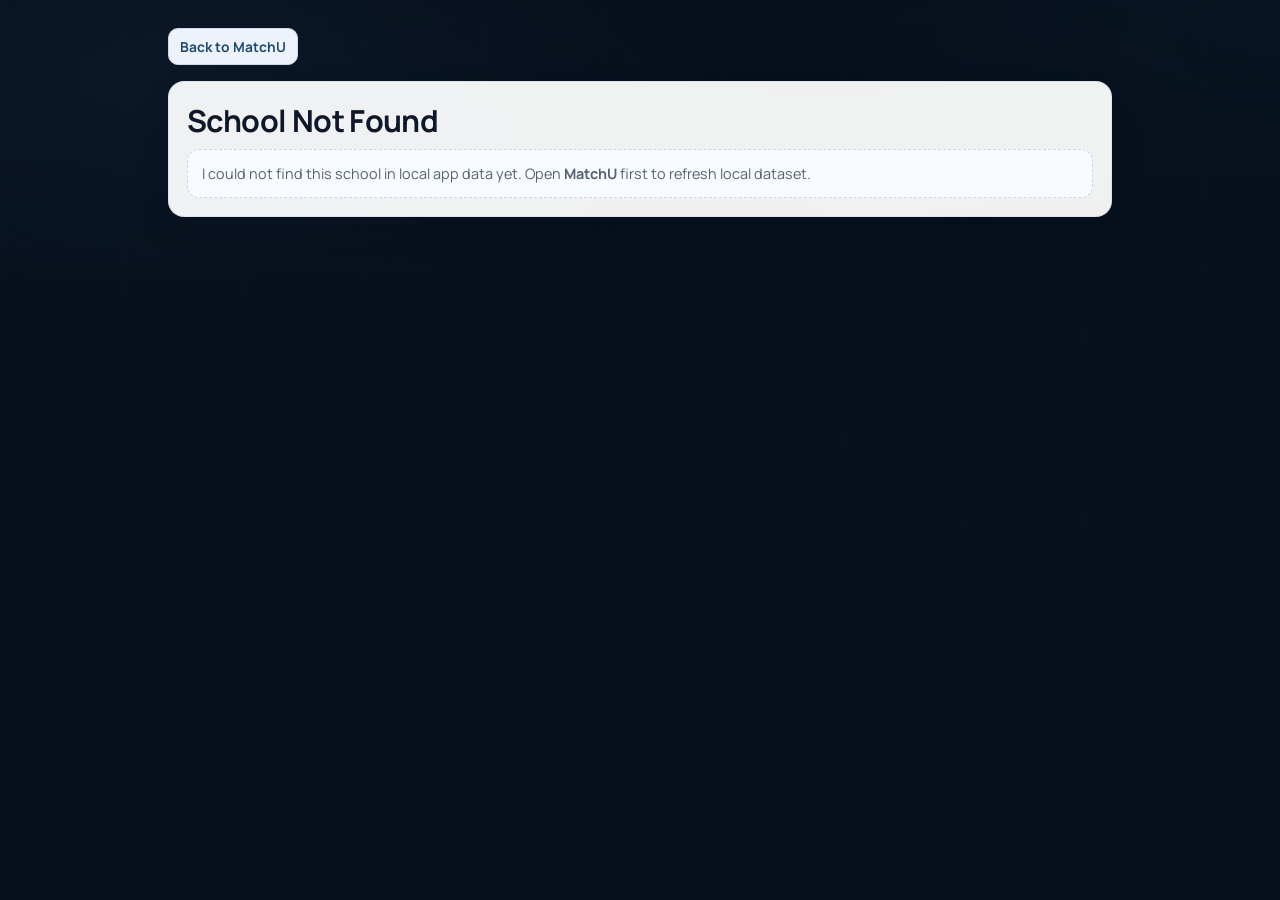
<file: school-admissions.html>
<!DOCTYPE html>
<html lang="en">
<head>
  <meta charset="UTF-8" />
  <meta name="viewport" content="width=device-width, initial-scale=1.0" />
  <title>School Admissions</title>
  <link rel="stylesheet" href="school-pages.css" />
</head>
<body data-view="admissions">
  <div class="container">
    <div class="topbar">
      <a class="btn" href="index.html">Back to MatchU</a>
      <div id="sectionNav" class="chip-row"></div>
    </div>

    <div id="content" class="card">
      <p class="meta">Loading admissions page...</p>
    </div>
  </div>

  <script src="school-pages.js"></script>
</body>
</html>
</file>
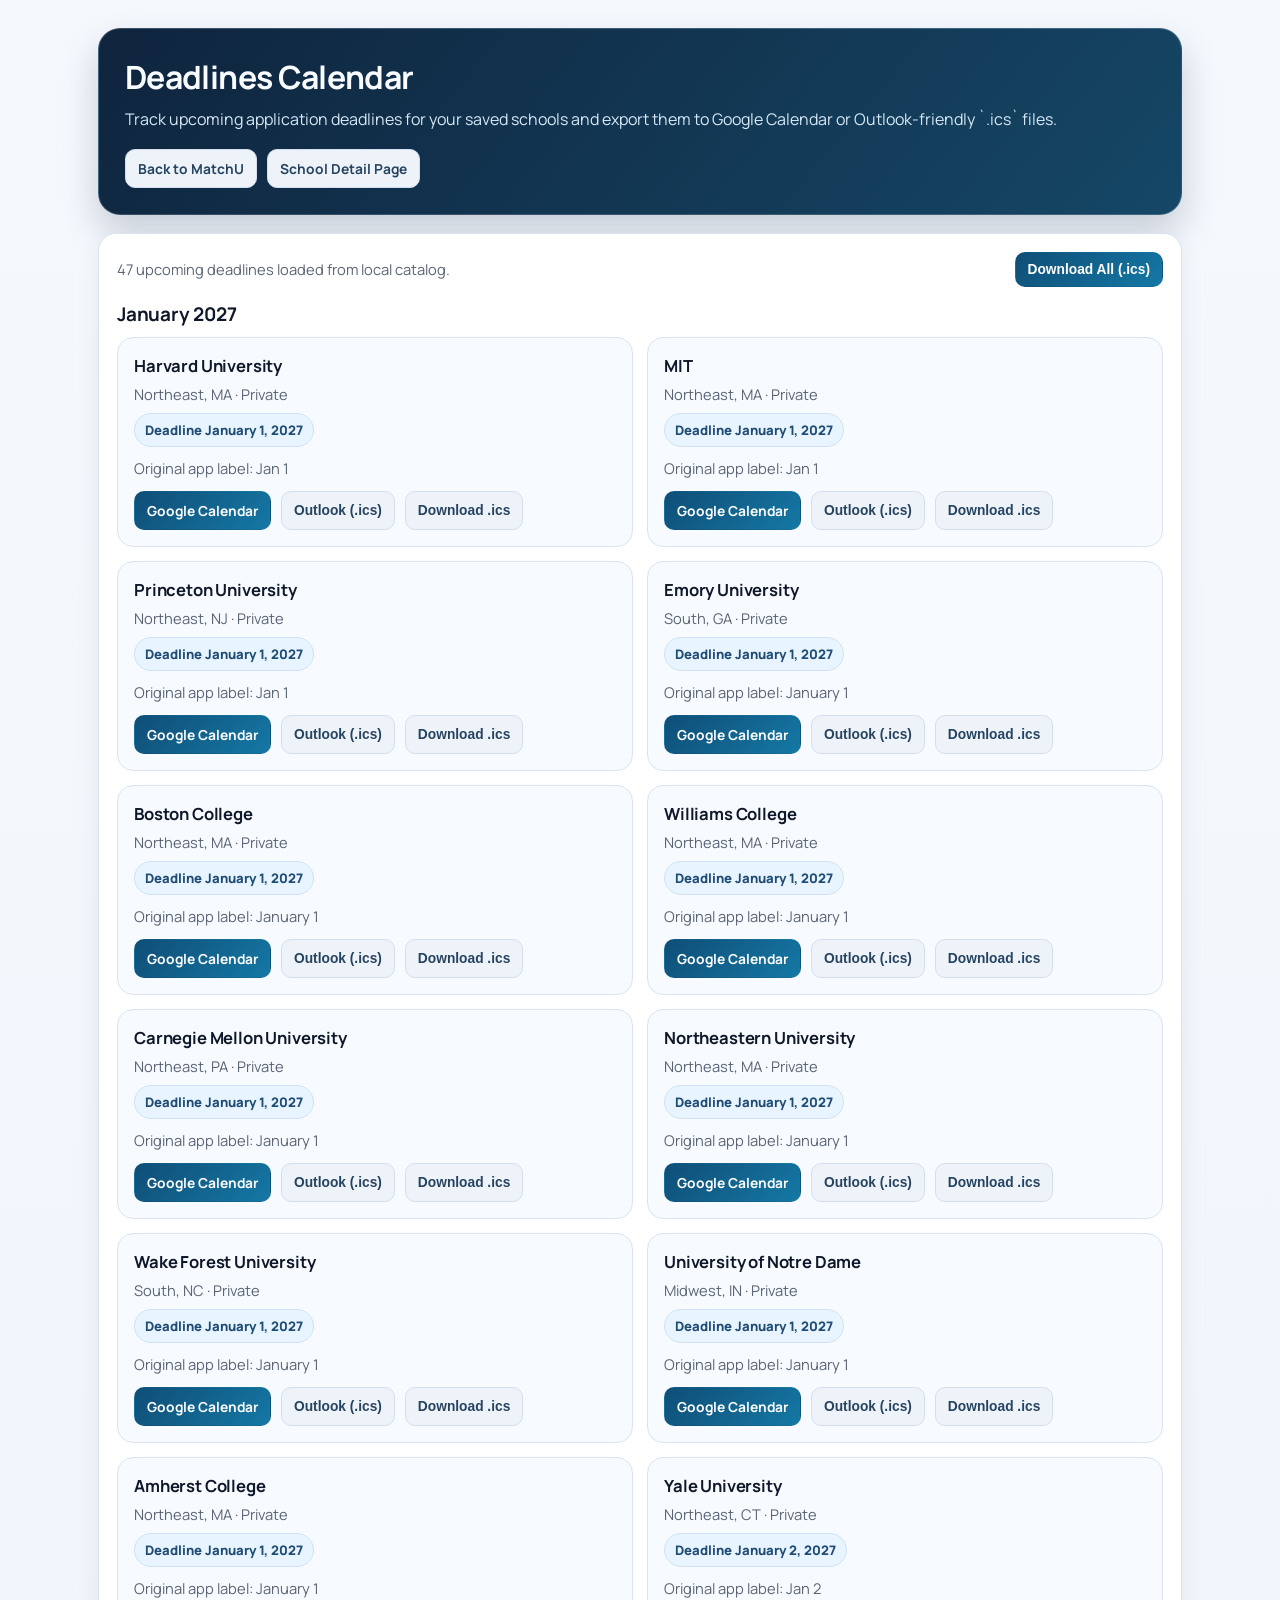
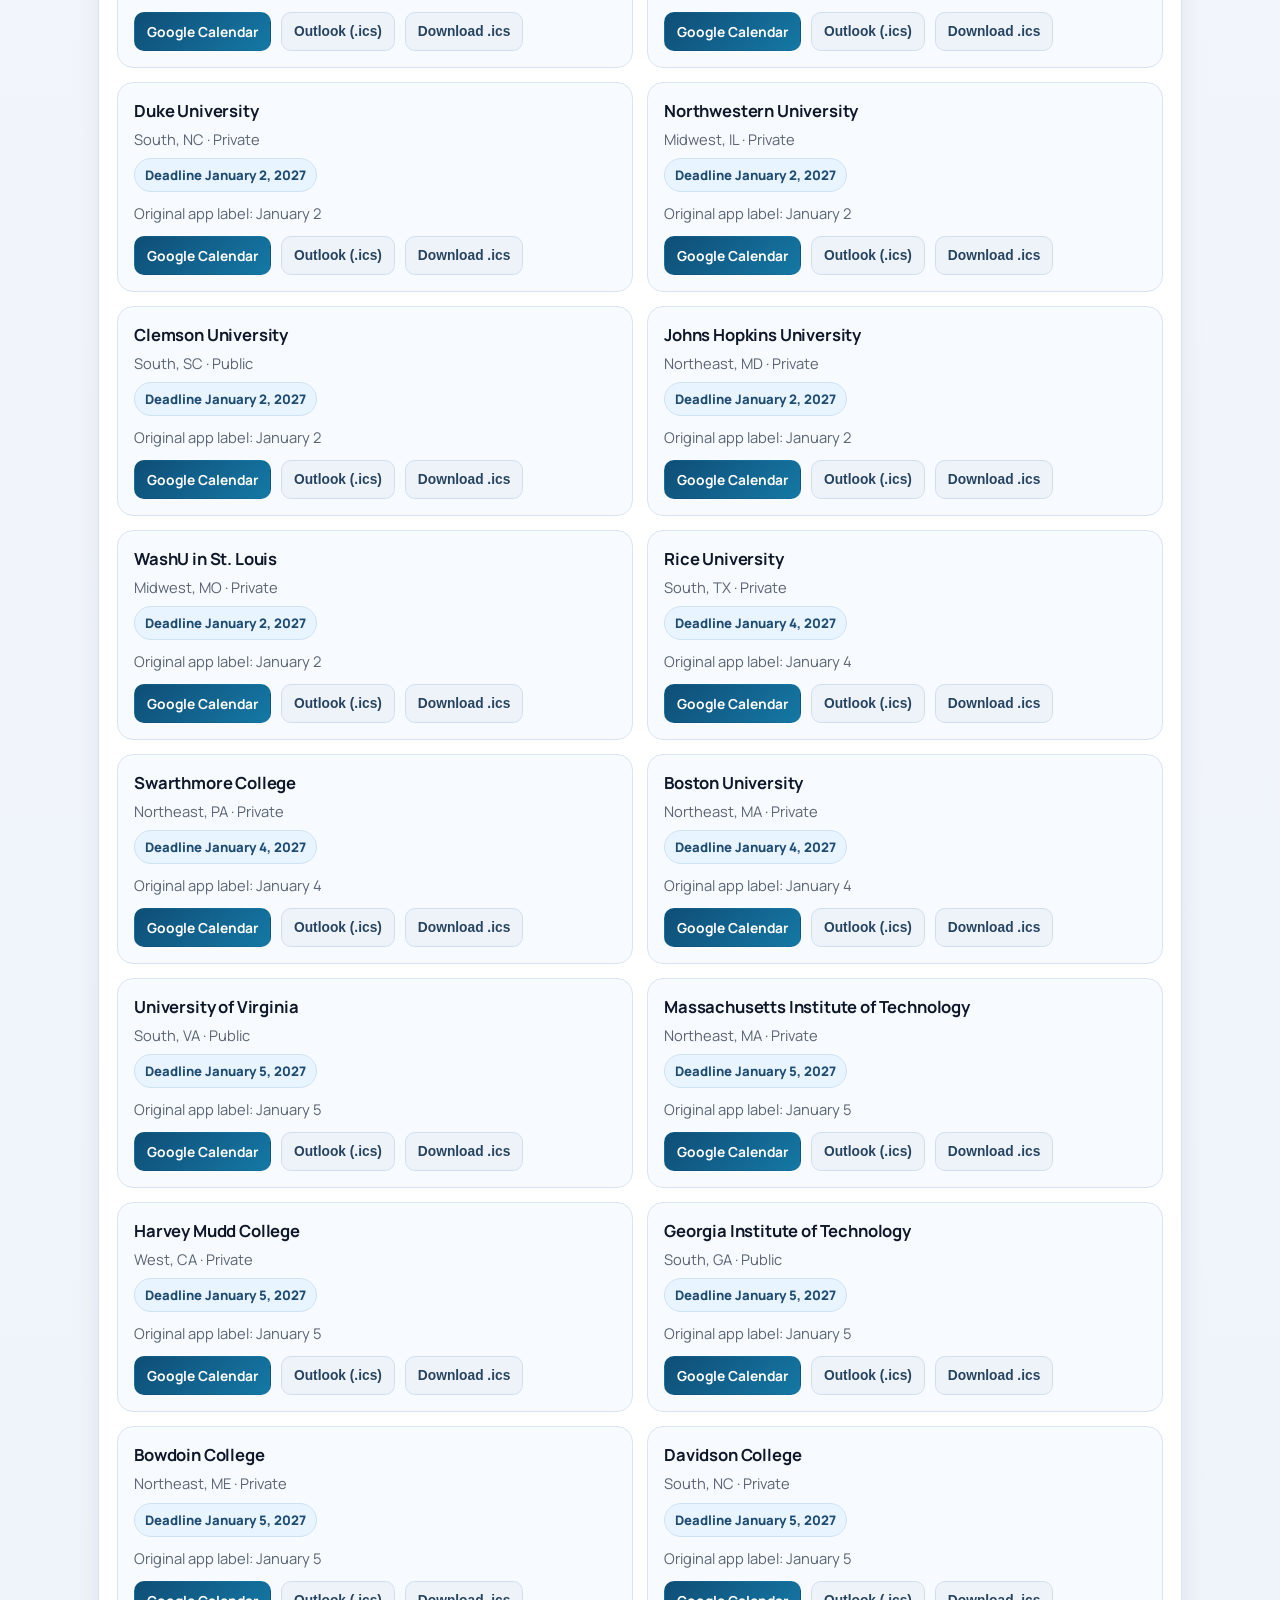
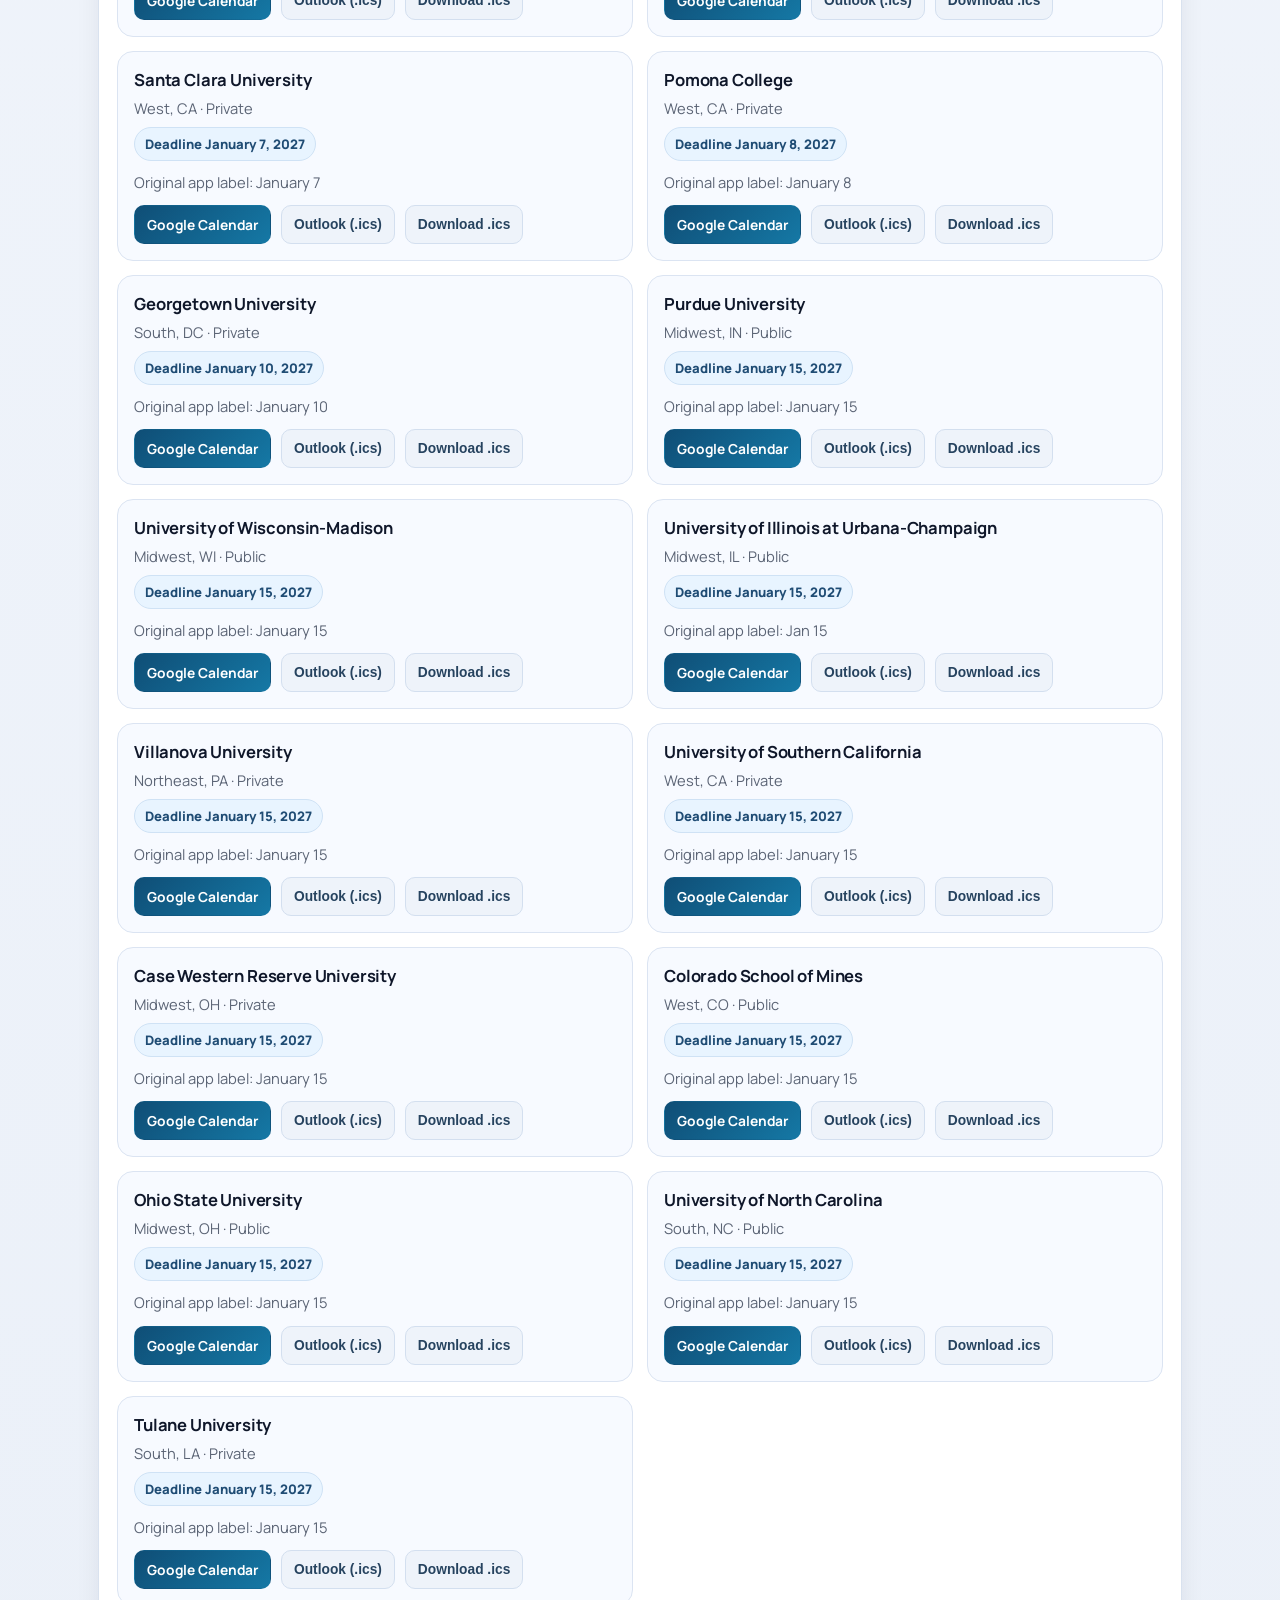
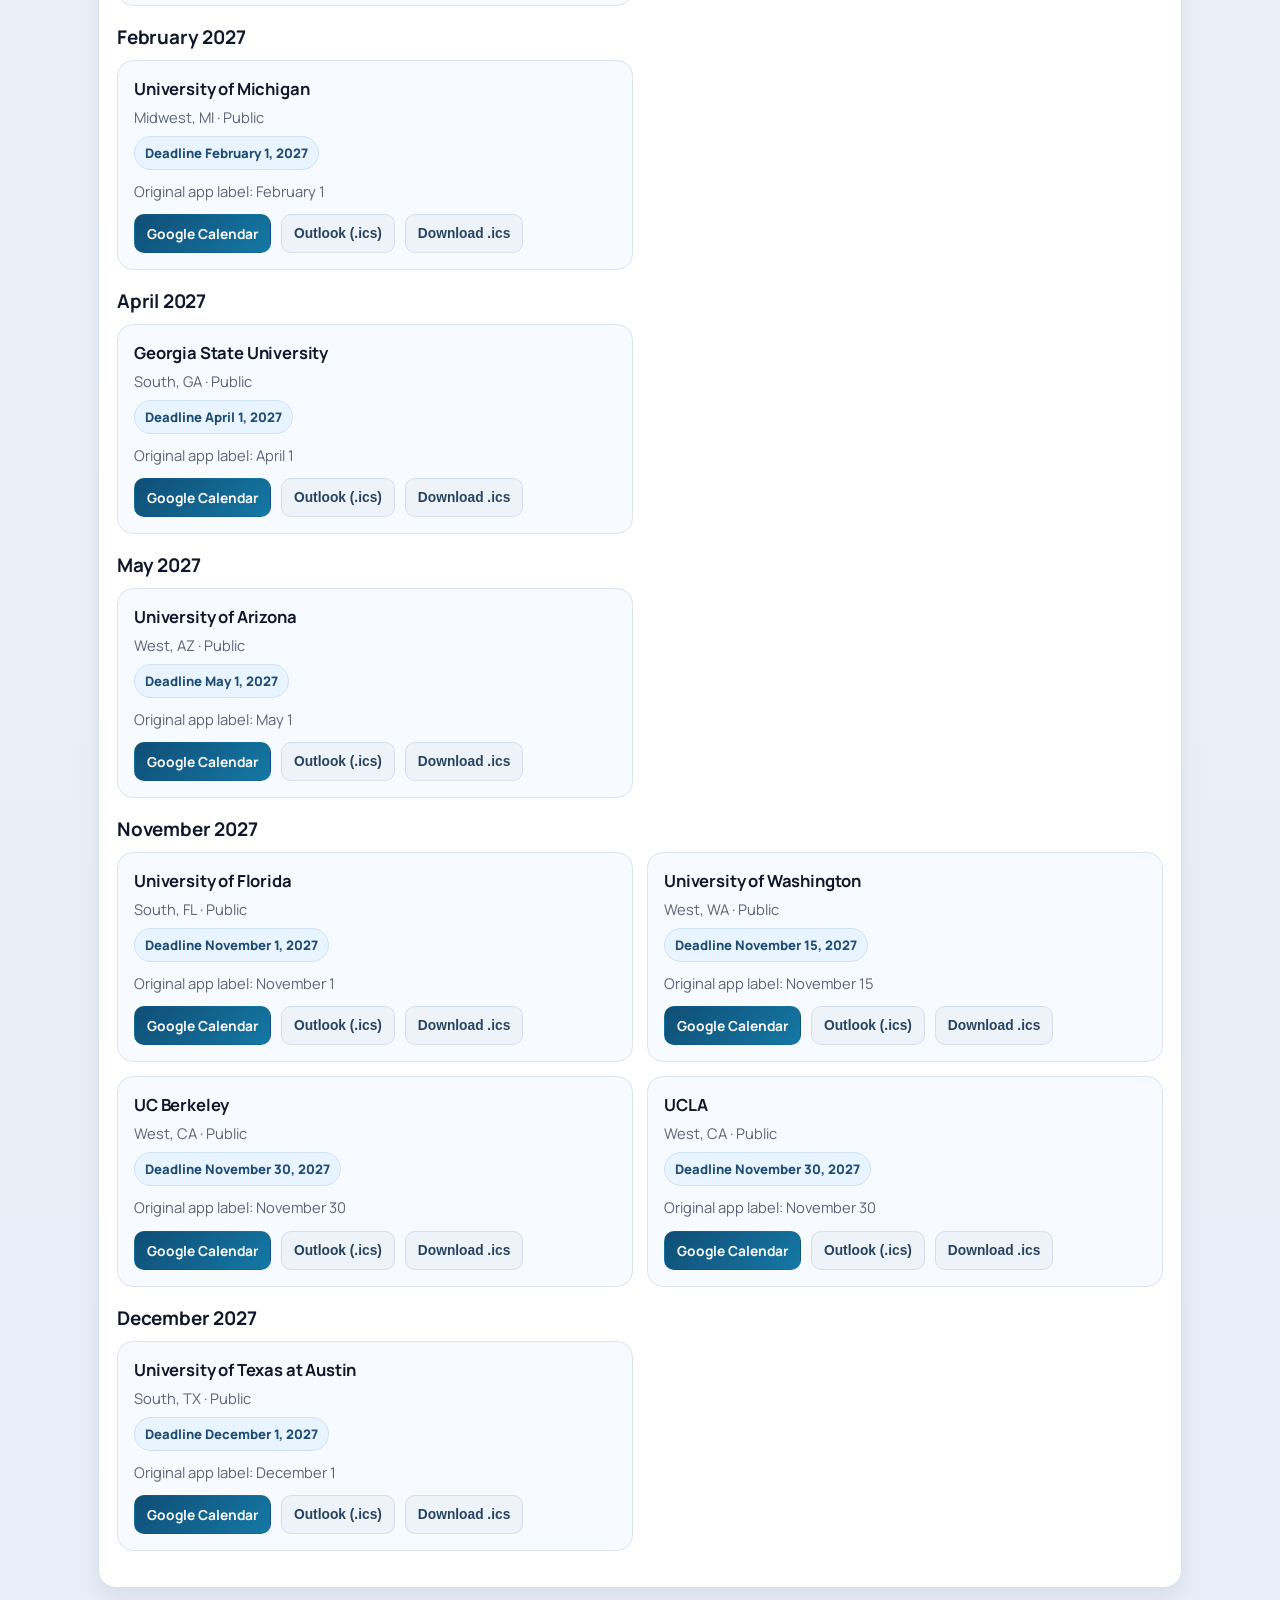
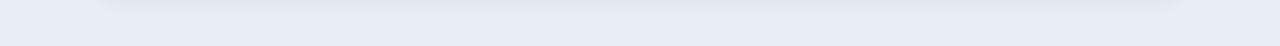
<file: school-calendar.html>
<!DOCTYPE html>
<html lang="en">
<head>
  <meta charset="UTF-8" />
  <meta name="viewport" content="width=device-width, initial-scale=1.0" />
  <title>School Deadlines Calendar</title>
  <style>
    @import url("https://fonts.googleapis.com/css2?family=Manrope:wght@400;500;600;700;800&display=swap");

    :root {
      --bg-1: #f5f8fd;
      --bg-2: #e8eef7;
      --surface: #ffffff;
      --surface-soft: #f7faff;
      --line: #d9e2ef;
      --text: #0f172a;
      --muted: #5b6475;
      --accent: #0f4e76;
      --accent-2: #1578a5;
    }

    * { box-sizing: border-box; }

    body {
      margin: 0;
      font-family: "Manrope", "Trebuchet MS", "Segoe UI", sans-serif;
      color: var(--text);
      background:
        radial-gradient(1000px 420px at -10% -10%, #dcecff 0%, transparent 65%),
        radial-gradient(980px 420px at 110% -15%, #d7f3ff 0%, transparent 60%),
        linear-gradient(180deg, var(--bg-1), var(--bg-2));
    }

    .container {
      max-width: 1120px;
      margin: 0 auto;
      padding: 28px 18px 42px;
    }

    .hero {
      background: linear-gradient(130deg, #0f243d, #154766);
      color: #f8fbff;
      border-radius: 22px;
      padding: 26px;
      box-shadow: 0 18px 36px rgba(16, 35, 63, 0.2);
      border: 1px solid rgba(255, 255, 255, 0.18);
      margin-bottom: 18px;
    }

    .hero h1 {
      margin: 0 0 8px;
      font-size: 2rem;
      letter-spacing: -0.02em;
    }

    .hero p {
      margin: 0;
      color: #d6e8f6;
      line-height: 1.6;
    }

    .hero-actions, .toolbar, .event-actions {
      display: flex;
      gap: 10px;
      flex-wrap: wrap;
    }

    .hero-actions {
      margin-top: 16px;
    }

    .btn {
      display: inline-flex;
      align-items: center;
      justify-content: center;
      text-decoration: none;
      border-radius: 10px;
      padding: 9px 12px;
      font-weight: 700;
      font-size: 0.86rem;
      border: 1px solid #d3dfef;
      background: #eef3fa;
      color: #26435f;
      cursor: pointer;
    }

    .btn.primary {
      background: linear-gradient(135deg, var(--accent), var(--accent-2));
      color: #fff;
      border-color: transparent;
    }

    .card {
      background: var(--surface);
      border-radius: 18px;
      padding: 18px;
      border: 1px solid var(--line);
      box-shadow: 0 10px 24px rgba(15, 23, 42, 0.07);
      margin-bottom: 16px;
    }

    .toolbar {
      margin-bottom: 14px;
      align-items: center;
      justify-content: space-between;
    }

    .meta {
      color: var(--muted);
      font-size: 0.92rem;
      line-height: 1.5;
    }

    .month-section {
      margin-bottom: 18px;
    }

    .month-title {
      margin: 0 0 10px;
      font-size: 1.18rem;
      letter-spacing: -0.01em;
    }

    .events-grid {
      display: grid;
      grid-template-columns: repeat(2, minmax(0, 1fr));
      gap: 14px;
    }

    .event-card {
      background: var(--surface-soft);
      border: 1px solid #dbe4f2;
      border-radius: 16px;
      padding: 16px;
    }

    .event-card h3 {
      margin: 0 0 6px;
      font-size: 1.04rem;
      letter-spacing: -0.01em;
    }

    .deadline-badge {
      display: inline-flex;
      align-items: center;
      gap: 8px;
      border-radius: 999px;
      padding: 7px 10px;
      background: #e8f4ff;
      border: 1px solid #cfe2f5;
      color: #1f4c74;
      font-weight: 800;
      font-size: 0.82rem;
      margin: 8px 0 10px;
    }

    .empty {
      padding: 18px;
      border: 1px dashed #c8d6ea;
      border-radius: 14px;
      background: #f8fbff;
      color: var(--muted);
    }

    @media (max-width: 820px) {
      .events-grid {
        grid-template-columns: 1fr;
      }
    }
  </style>
</head>
<body>
  <div class="container">
    <div class="hero">
      <h1>Deadlines Calendar</h1>
      <p>Track upcoming application deadlines for your saved schools and export them to Google Calendar or Outlook-friendly `.ics` files.</p>
      <div class="hero-actions">
        <a class="btn" href="index.html">Back to MatchU</a>
        <a class="btn" href="school-detail.html">School Detail Page</a>
      </div>
    </div>

    <div class="card">
      <div class="toolbar">
        <div id="summary" class="meta">Loading deadlines...</div>
        <div class="event-actions">
          <button id="downloadAllBtn" class="btn primary" type="button">Download All (.ics)</button>
        </div>
      </div>
      <div id="calendarContent"></div>
    </div>
  </div>

  <script>
    const COLLEGE_CATALOG_STORAGE_KEY = "collegeMatchCatalogV1";
    const SAVED_SCHOOLS_STORAGE_KEY = "collegeMatchSavedSchoolsV1";

    function getCatalog() {
      const raw = localStorage.getItem(COLLEGE_CATALOG_STORAGE_KEY);
      if (!raw) return [];
      try {
        const parsed = JSON.parse(raw);
        return Array.isArray(parsed) ? parsed : [];
      } catch (error) {
        return [];
      }
    }

    function getSavedSchoolNames() {
      const raw = localStorage.getItem(SAVED_SCHOOLS_STORAGE_KEY);
      if (!raw) return [];
      try {
        const parsed = JSON.parse(raw);
        if (!Array.isArray(parsed)) return [];
        if (!parsed.length) return [];
        return typeof parsed[0] === "string"
          ? parsed
          : parsed.map((school) => school.name).filter(Boolean);
      } catch (error) {
        return [];
      }
    }

    function parseUpcomingDeadline(deadlineLabel) {
      if (!deadlineLabel) return null;
      const cleaned = deadlineLabel.replace(/\./g, "").trim();
      const parts = cleaned.split(/\s+/);
      if (parts.length < 2) return null;

      const monthMap = {
        jan: 0, january: 0,
        feb: 1, february: 1,
        mar: 2, march: 2,
        apr: 3, april: 3,
        may: 4,
        jun: 5, june: 5,
        jul: 6, july: 6,
        aug: 7, august: 7,
        sep: 8, sept: 8, september: 8,
        oct: 9, october: 9,
        nov: 10, november: 10,
        dec: 11, december: 11
      };

      const monthKey = parts[0].toLowerCase();
      const month = monthMap[monthKey];
      const day = Number(parts[1]);
      if (month === undefined || !Number.isFinite(day)) return null;

      const now = new Date();
      const startOfToday = new Date(now.getFullYear(), now.getMonth(), now.getDate());
      let year = startOfToday.getFullYear();
      let date = new Date(year, month, day);

      if (date < startOfToday) {
        year += 1;
        date = new Date(year, month, day);
      }

      return date;
    }

    function formatLongDate(date) {
      return date.toLocaleDateString(undefined, {
        month: "long",
        day: "numeric",
        year: "numeric"
      });
    }

    function toCalendarDate(date) {
      const y = date.getFullYear();
      const m = String(date.getMonth() + 1).padStart(2, "0");
      const d = String(date.getDate()).padStart(2, "0");
      return `${y}${m}${d}`;
    }

    function toIsoDate(date) {
      const y = date.getFullYear();
      const m = String(date.getMonth() + 1).padStart(2, "0");
      const d = String(date.getDate()).padStart(2, "0");
      return `${y}-${m}-${d}`;
    }

    function getGoogleCalendarUrl(event) {
      const endDate = new Date(event.date);
      endDate.setDate(endDate.getDate() + 1);
      const text = `${event.name} application deadline`;
      const details = `Application deadline for ${event.name}. Original label: ${event.deadlineLabel}.`;
      return `https://calendar.google.com/calendar/render?action=TEMPLATE&text=${encodeURIComponent(text)}&dates=${toCalendarDate(event.date)}/${toCalendarDate(endDate)}&details=${encodeURIComponent(details)}`;
    }

    function buildIcs(events) {
      const now = new Date();
      const dtStamp = `${now.getUTCFullYear()}${String(now.getUTCMonth() + 1).padStart(2, "0")}${String(now.getUTCDate()).padStart(2, "0")}T${String(now.getUTCHours()).padStart(2, "0")}${String(now.getUTCMinutes()).padStart(2, "0")}${String(now.getUTCSeconds()).padStart(2, "0")}Z`;

      function escapeIcs(text) {
        return String(text)
          .replace(/\\/g, "\\\\")
          .replace(/\n/g, "\\n")
          .replace(/,/g, "\\,")
          .replace(/;/g, "\\;");
      }

      const lines = [
        "BEGIN:VCALENDAR",
        "VERSION:2.0",
        "PRODID:-//College Match//Deadlines Calendar//EN"
      ];

      events.forEach((event, index) => {
        const endDate = new Date(event.date);
        endDate.setDate(endDate.getDate() + 1);
        lines.push(
          "BEGIN:VEVENT",
          `UID:${toCalendarDate(event.date)}-${index}-${escapeIcs(event.name)}@college-match`,
          `DTSTAMP:${dtStamp}`,
          `DTSTART;VALUE=DATE:${toCalendarDate(event.date)}`,
          `DTEND;VALUE=DATE:${toCalendarDate(endDate)}`,
          `SUMMARY:${escapeIcs(event.name)} application deadline`,
          `DESCRIPTION:${escapeIcs(`Application deadline for ${event.name}. Original label: ${event.deadlineLabel}.`)}`,
          "END:VEVENT"
        );
      });

      lines.push("END:VCALENDAR");
      return lines.join("\r\n");
    }

    function downloadIcs(events, filename) {
      const blob = new Blob([buildIcs(events)], { type: "text/calendar;charset=utf-8" });
      const url = URL.createObjectURL(blob);
      const link = document.createElement("a");
      link.href = url;
      link.download = filename;
      document.body.appendChild(link);
      link.click();
      link.remove();
      URL.revokeObjectURL(url);
    }

    function getSelectedSchools() {
      const catalog = getCatalog();
      const savedNames = getSavedSchoolNames();
      if (savedNames.length) {
        return savedNames
          .map((name) => catalog.find((school) => school.name === name))
          .filter(Boolean);
      }
      return catalog.filter((school) => school.deadline);
    }

    function renderCalendar() {
      const schools = getSelectedSchools();
      const events = schools
        .map((school) => ({
          ...school,
          date: parseUpcomingDeadline(school.deadline),
          deadlineLabel: school.deadline
        }))
        .filter((event) => event.date)
        .sort((a, b) => a.date - b.date);

      const summary = document.getElementById("summary");
      const content = document.getElementById("calendarContent");
      const downloadAllBtn = document.getElementById("downloadAllBtn");

      if (!events.length) {
        summary.textContent = "No saved-school deadlines found yet. Save schools on the main page to build your calendar.";
        content.innerHTML = '<div class="empty">There are no deadline events to show right now.</div>';
        downloadAllBtn.disabled = true;
        return;
      }

      summary.textContent = `${events.length} upcoming deadline${events.length === 1 ? "" : "s"} loaded from ${getSavedSchoolNames().length ? "saved schools" : "local catalog"}.`;
      downloadAllBtn.disabled = false;
      downloadAllBtn.onclick = () => downloadIcs(events, "college-deadlines.ics");

      const monthGroups = new Map();
      events.forEach((event) => {
        const key = event.date.toLocaleDateString(undefined, { month: "long", year: "numeric" });
        if (!monthGroups.has(key)) monthGroups.set(key, []);
        monthGroups.get(key).push(event);
      });

      content.innerHTML = Array.from(monthGroups.entries()).map(([monthLabel, monthEvents]) => `
        <section class="month-section">
          <h2 class="month-title">${monthLabel}</h2>
          <div class="events-grid">
            ${monthEvents.map((event) => `
              <div class="event-card">
                <h3>${event.name}</h3>
                <div class="meta">${event.region}, ${event.state} · ${event.isPrivate ? "Private" : "Public"}</div>
                <div class="deadline-badge">Deadline ${formatLongDate(event.date)}</div>
                <div class="meta">Original app label: ${event.deadlineLabel}</div>
                <div class="event-actions" style="margin-top:12px;">
                  <a class="btn primary" href="${getGoogleCalendarUrl(event)}" target="_blank" rel="noopener noreferrer">Google Calendar</a>
                  <button class="btn" type="button" data-action="outlook" data-name="${event.name.replace(/"/g, "&quot;")}">Outlook (.ics)</button>
                  <button class="btn" type="button" data-action="download" data-name="${event.name.replace(/"/g, "&quot;")}">Download .ics</button>
                </div>
              </div>
            `).join("")}
          </div>
        </section>
      `).join("");

      content.querySelectorAll("button[data-action]").forEach((button) => {
        button.addEventListener("click", () => {
          const event = events.find((item) => item.name === button.dataset.name);
          if (!event) return;
          const filename = `${event.name.toLowerCase().replace(/[^a-z0-9]+/g, "-")}-deadline.ics`;
          downloadIcs([event], filename);
        });
      });
    }

    renderCalendar();
  </script>
</body>
</html>
</file>
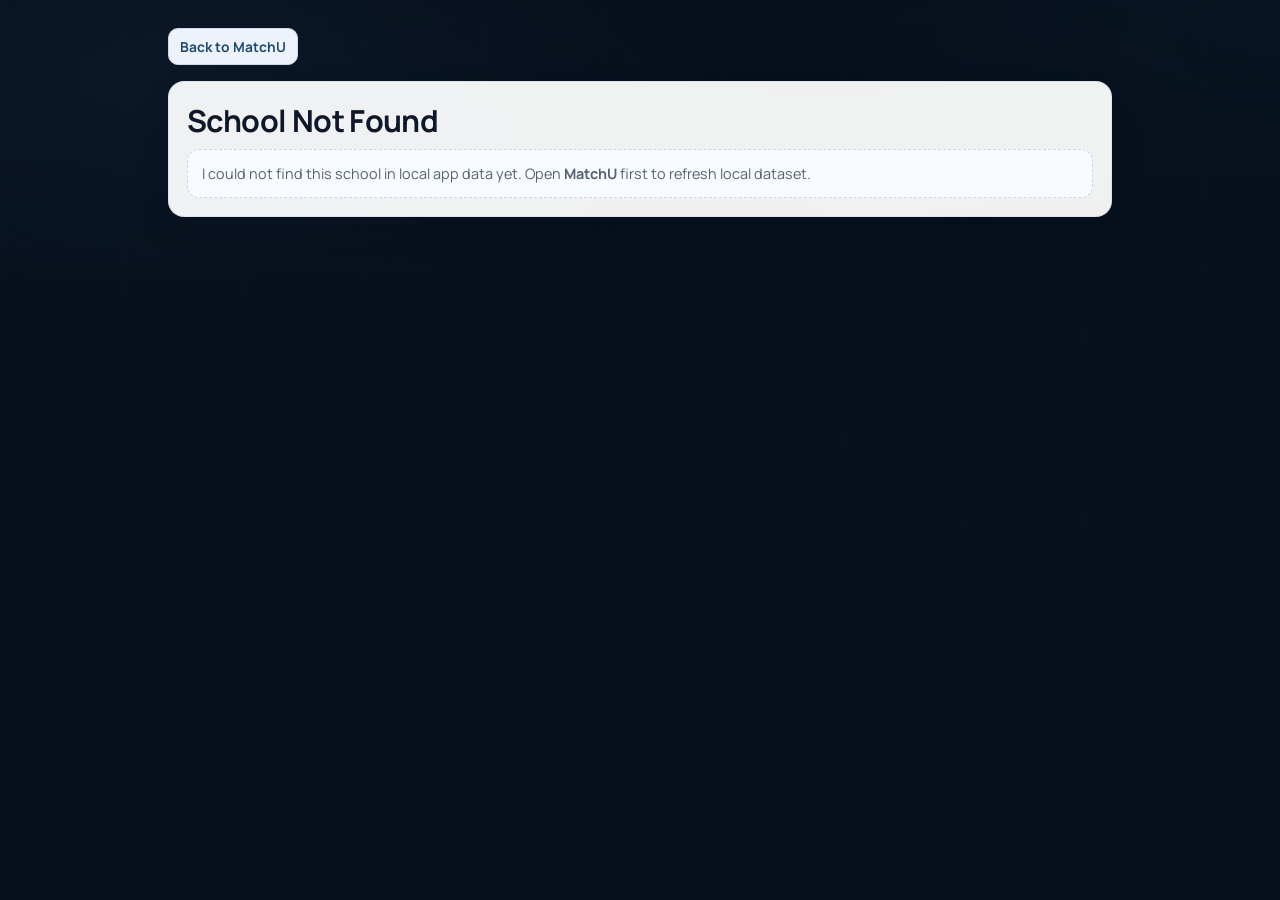
<file: school-detail.html>
<!DOCTYPE html>
<html lang="en">
<head>
  <meta charset="UTF-8" />
  <meta name="viewport" content="width=device-width, initial-scale=1.0" />
  <title>School Overview</title>
  <link rel="stylesheet" href="school-pages.css" />
</head>
<body data-view="overview">
  <div class="container">
    <div class="topbar">
      <a class="btn" href="index.html">Back to MatchU</a>
      <div id="sectionNav" class="chip-row"></div>
    </div>

    <div id="content" class="card">
      <p class="meta">Loading school overview...</p>
    </div>
  </div>

  <script src="school-pages.js"></script>
</body>
</html>
</file>
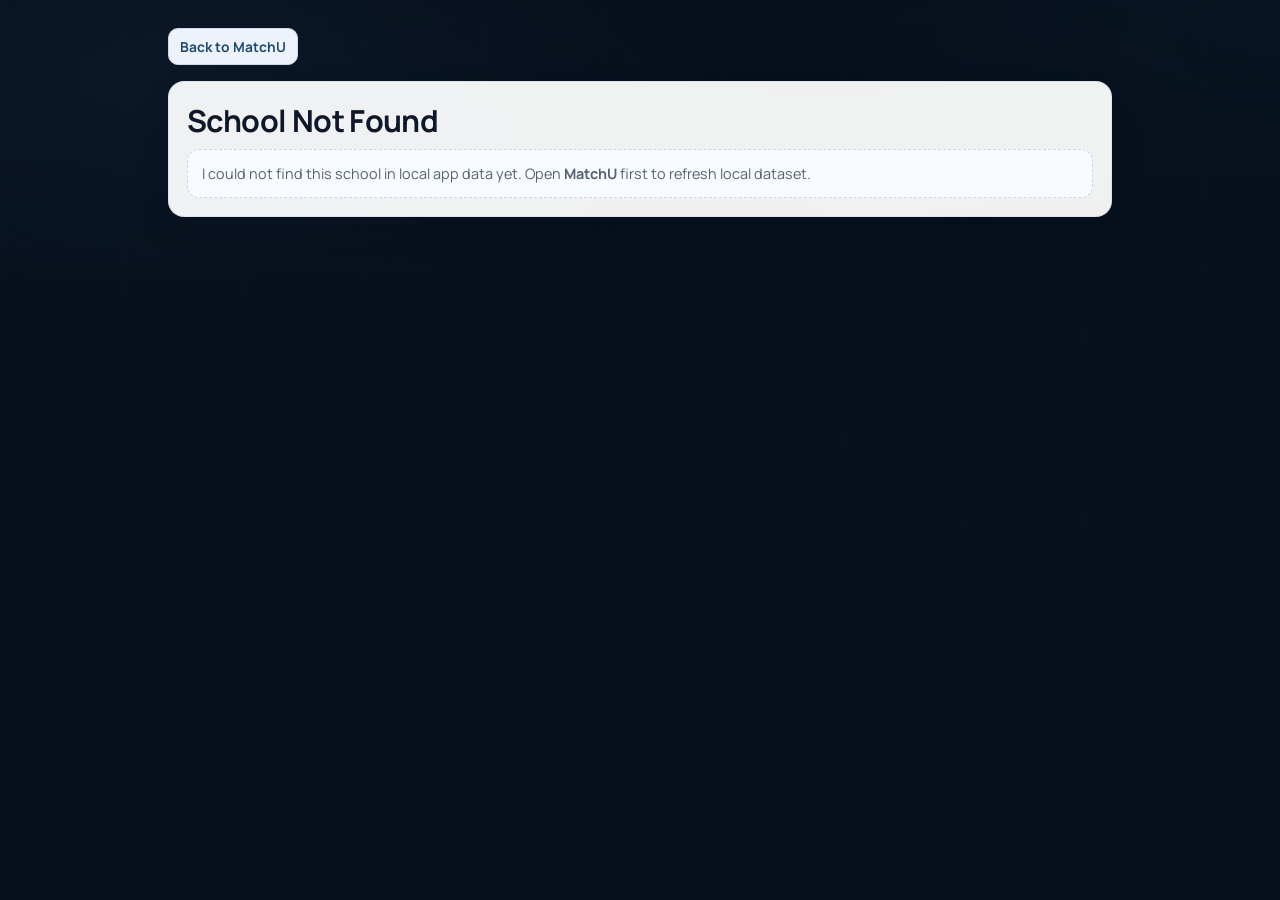
<file: school-notes.html>
<!DOCTYPE html>
<html lang="en">
<head>
  <meta charset="UTF-8" />
  <meta name="viewport" content="width=device-width, initial-scale=1.0" />
  <title>School Notes</title>
  <link rel="stylesheet" href="school-pages.css" />
</head>
<body data-view="notes">
  <div class="container">
    <div class="topbar">
      <a class="btn" href="index.html">Back to MatchU</a>
      <div id="sectionNav" class="chip-row"></div>
    </div>

    <div id="content" class="card">
      <p class="meta">Loading notes page...</p>
    </div>
  </div>

  <script src="school-pages.js"></script>
</body>
</html>
</file>
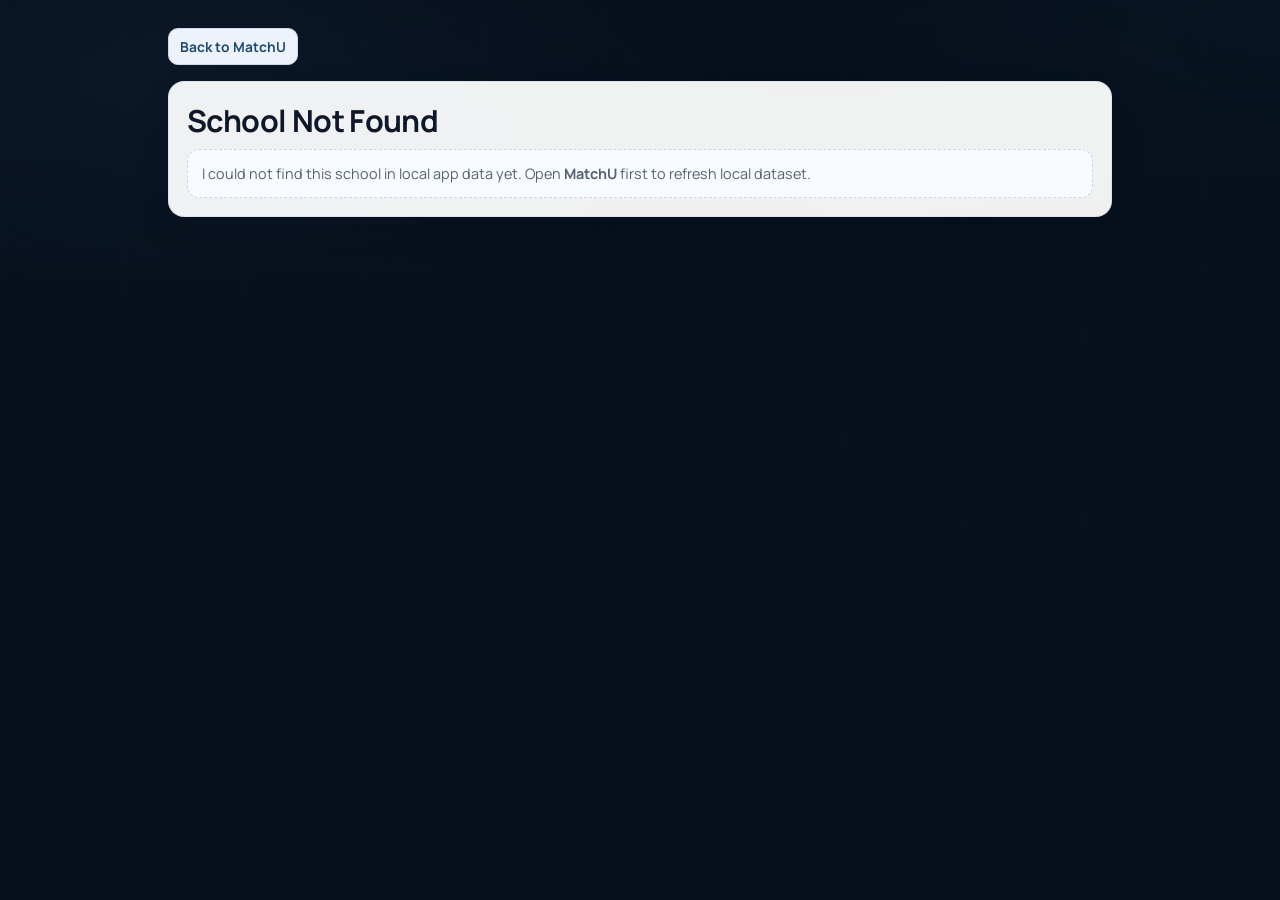
<file: school-programs.html>
<!DOCTYPE html>
<html lang="en">
<head>
  <meta charset="UTF-8" />
  <meta name="viewport" content="width=device-width, initial-scale=1.0" />
  <title>School Programs</title>
  <link rel="stylesheet" href="school-pages.css" />
</head>
<body data-view="programs">
  <div class="container">
    <div class="topbar">
      <a class="btn" href="index.html">Back to MatchU</a>
      <div id="sectionNav" class="chip-row"></div>
    </div>

    <div id="content" class="card">
      <p class="meta">Loading programs page...</p>
    </div>
  </div>

  <script src="school-pages.js"></script>
</body>
</html>
</file>
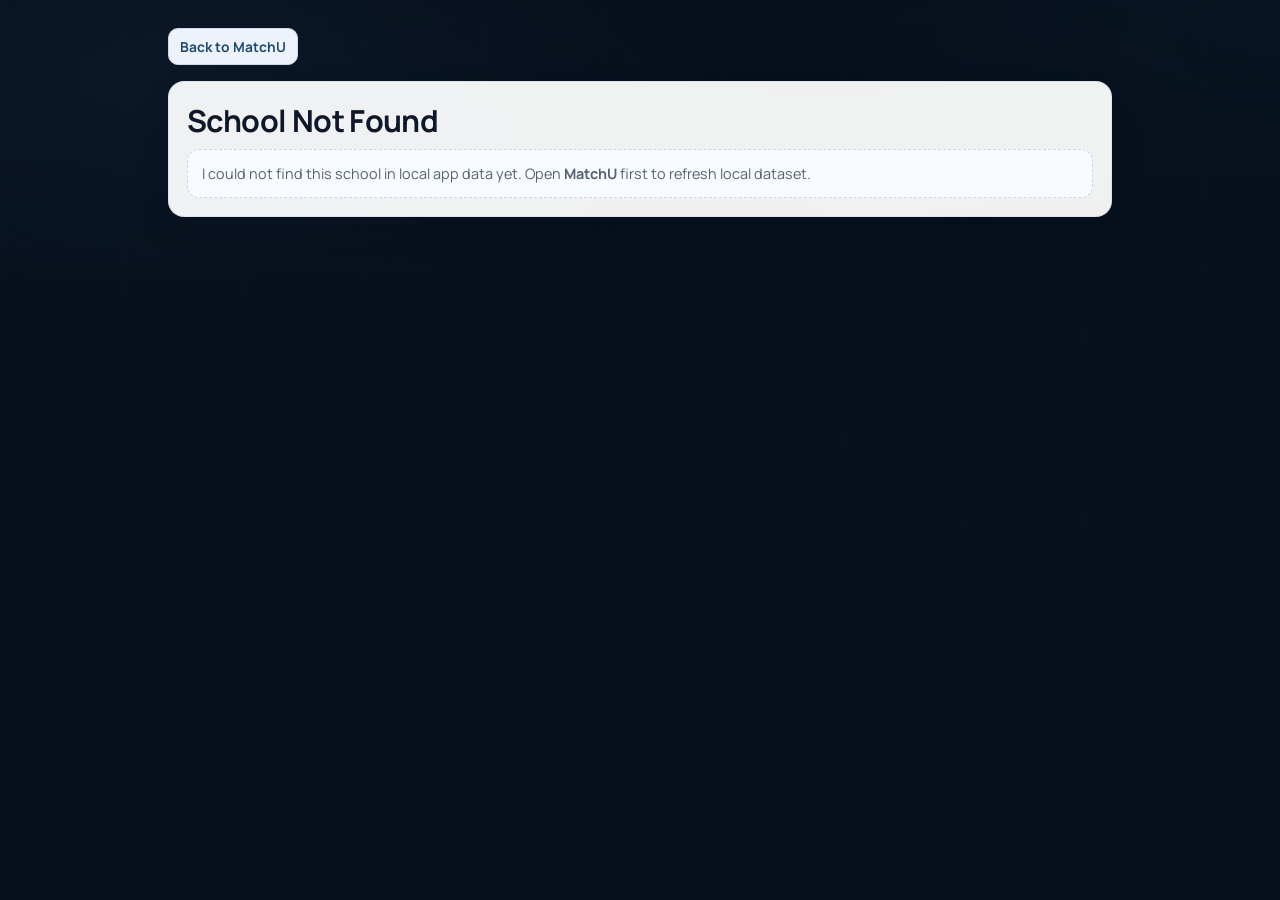
<file: school-prompts.html>
<!DOCTYPE html>
<html lang="en">
<head>
  <meta charset="UTF-8" />
  <meta name="viewport" content="width=device-width, initial-scale=1.0" />
  <title>School Prompts</title>
  <link rel="stylesheet" href="school-pages.css" />
</head>
<body data-view="prompts">
  <div class="container">
    <div class="topbar">
      <a class="btn" href="index.html">Back to MatchU</a>
      <div id="sectionNav" class="chip-row"></div>
    </div>

    <div id="content" class="card">
      <p class="meta">Loading prompts page...</p>
    </div>
  </div>

  <script src="school-pages.js"></script>
</body>
</html>
</file>
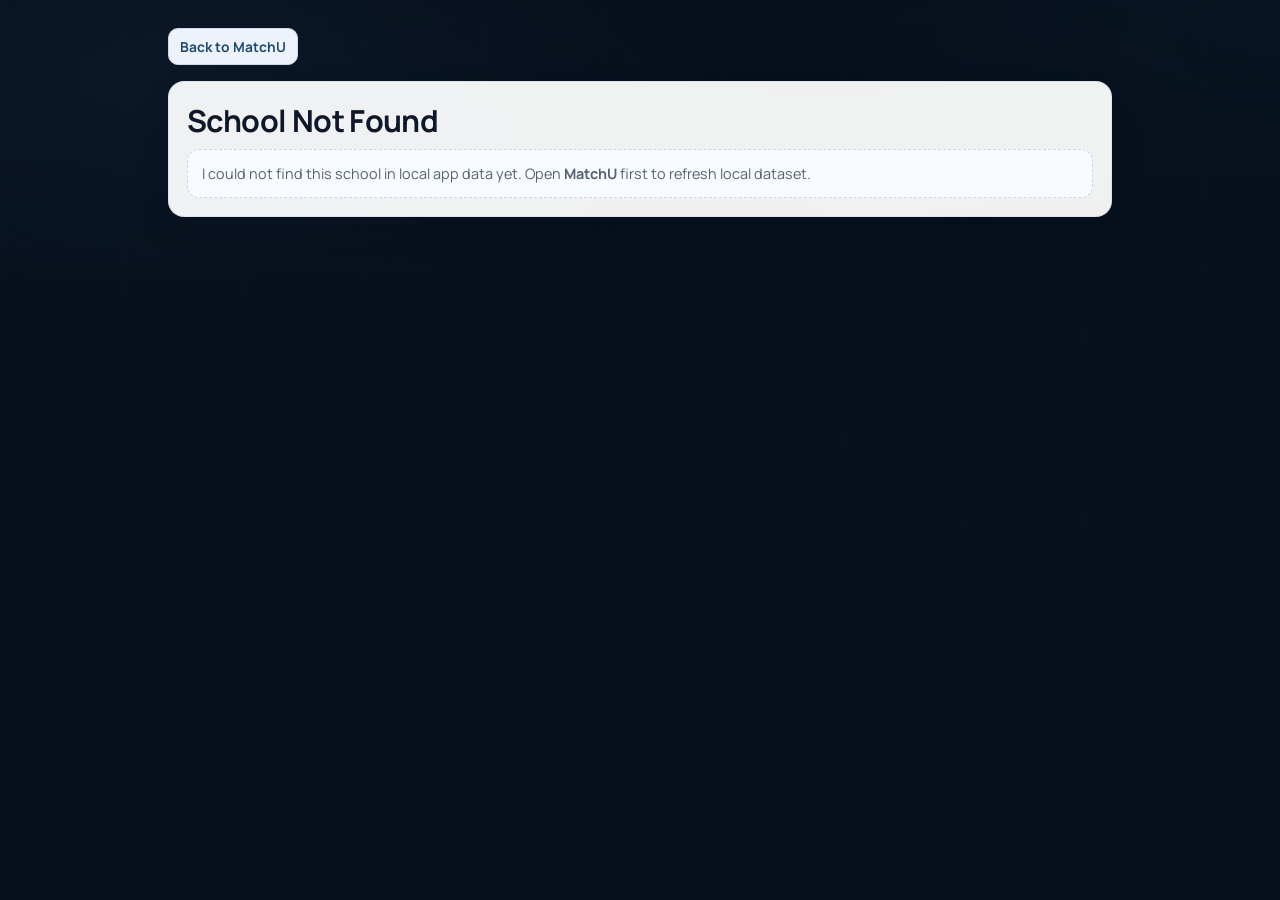
<file: school-student-life.html>
<!DOCTYPE html>
<html lang="en">
<head>
  <meta charset="UTF-8" />
  <meta name="viewport" content="width=device-width, initial-scale=1.0" />
  <title>School Student Life</title>
  <link rel="stylesheet" href="school-pages.css" />
</head>
<body data-view="student-life">
  <div class="container">
    <div class="topbar">
      <a class="btn" href="index.html">Back to MatchU</a>
      <div id="sectionNav" class="chip-row"></div>
    </div>

    <div id="content" class="card">
      <p class="meta">Loading student life page...</p>
    </div>
  </div>

  <script src="school-pages.js"></script>
</body>
</html>
</file>
<file: school-pages.css>
@import url("https://fonts.googleapis.com/css2?family=Manrope:wght@400;500;600;700;800&display=swap");

:root {
  --bg-image: url("https://images.pexels.com/photos/7683629/pexels-photo-7683629.jpeg?auto=compress&cs=tinysrgb&w=1800");
  --bg: #091423;
  --surface: rgba(255, 255, 255, 0.94);
  --line: rgba(194, 208, 225, 0.42);
  --text: #0f172a;
  --muted: #556070;
  --accent: #0f4e76;
}

* { box-sizing: border-box; }

body {
  margin: 0;
  font-family: "Manrope", "Trebuchet MS", "Segoe UI", sans-serif;
  color: var(--text);
  background:
    linear-gradient(180deg, rgba(8, 18, 31, 0.46), rgba(8, 18, 31, 0.62)),
    var(--bg-image) center center / cover fixed no-repeat,
    linear-gradient(180deg, #07111d, var(--bg));
  position: relative;
  overflow-x: hidden;
}

body::before,
body::after {
  content: "";
  position: fixed;
  inset: 0;
  pointer-events: none;
}

body::before {
  background:
    linear-gradient(145deg, rgba(7, 16, 28, 0.34), rgba(7, 16, 28, 0.52)),
    radial-gradient(820px 380px at 12% 8%, rgba(52, 95, 141, 0.16), transparent 68%),
    radial-gradient(760px 360px at 100% 0%, rgba(34, 111, 145, 0.1), transparent 62%);
  z-index: 0;
}

body::after {
  background:
    linear-gradient(rgba(6, 11, 18, 0.12), rgba(6, 11, 18, 0.28)),
    repeating-linear-gradient(
      90deg,
      rgba(255, 255, 255, 0.018) 0,
      rgba(255, 255, 255, 0.018) 1px,
      transparent 1px,
      transparent 120px
    );
  opacity: 0.5;
  z-index: 0;
}

.container {
  max-width: 980px;
  margin: 0 auto;
  padding: 28px 18px 42px;
  position: relative;
  z-index: 1;
}

.topbar {
  display: flex;
  justify-content: space-between;
  align-items: center;
  gap: 12px;
  flex-wrap: wrap;
  margin-bottom: 16px;
}

.btn {
  display: inline-flex;
  align-items: center;
  justify-content: center;
  text-decoration: none;
  border: 1px solid #cddbf0;
  background: #ecf3fc;
  color: #1f4a70;
  border-radius: 10px;
  padding: 8px 11px;
  font-weight: 700;
  font-size: 0.86rem;
}

.card {
  background: var(--surface);
  border: 1px solid var(--line);
  border-radius: 16px;
  padding: 18px;
  box-shadow: 0 14px 28px rgba(5, 13, 24, 0.2);
  margin-bottom: 14px;
  backdrop-filter: blur(8px);
}

h1 {
  margin: 0 0 8px;
  font-size: 1.9rem;
  letter-spacing: -0.02em;
}

h2 {
  margin: 0 0 10px;
  font-size: 1.2rem;
  letter-spacing: -0.01em;
}

h3 {
  margin: 0 0 6px;
  font-size: 1rem;
  letter-spacing: -0.01em;
}

.meta {
  color: var(--muted);
  font-size: 0.92rem;
  margin: 0;
  line-height: 1.5;
}

.grid {
  display: grid;
  grid-template-columns: 1fr 1fr;
  gap: 10px;
}

.stat {
  background: #f7faff;
  border: 1px solid #dde6f3;
  border-radius: 12px;
  padding: 10px 12px;
}

.label {
  font-size: 0.78rem;
  color: var(--muted);
  margin-bottom: 4px;
}

.value {
  font-size: 1rem;
  font-weight: 800;
}

.list {
  margin: 0;
  padding-left: 18px;
  color: #334155;
}

.list li {
  margin-bottom: 8px;
}

.day-grid {
  display: grid;
  grid-template-columns: 1fr;
  gap: 10px;
}

.day-card {
  background: #f7faff;
  border: 1px solid #dde6f3;
  border-radius: 12px;
  padding: 12px;
}

.day-step {
  font-size: 0.75rem;
  font-weight: 800;
  letter-spacing: 0.04em;
  text-transform: uppercase;
  color: #4c6784;
  margin-bottom: 6px;
}

.day-text {
  color: #334155;
  font-size: 0.92rem;
  line-height: 1.55;
}

.empty {
  padding: 14px;
  border: 1px dashed #c8d6ea;
  border-radius: 12px;
  background: #f8fbff;
  color: var(--muted);
  font-size: 0.9rem;
}

.chip-row {
  display: flex;
  gap: 8px;
  flex-wrap: wrap;
}

.chip {
  border: 1px solid #d7e2f2;
  background: #f0f5fc;
  color: #324c69;
  border-radius: 999px;
  padding: 6px 10px;
  font-size: 0.8rem;
  font-weight: 700;
  text-decoration: none;
}

.chip.active {
  background: #0f4e76;
  border-color: #0f4e76;
  color: #ffffff;
}

.workspace-grid {
  display: grid;
  grid-template-columns: 1fr 1fr;
  gap: 12px;
}

.workspace-block {
  background: #f7faff;
  border: 1px solid #dde6f3;
  border-radius: 12px;
  padding: 12px;
}

.workspace-title {
  font-size: 0.92rem;
  font-weight: 800;
  margin-bottom: 8px;
}

.workspace-input {
  width: 100%;
  min-height: 120px;
  resize: vertical;
  border: 1px solid #ccd8ea;
  border-radius: 10px;
  padding: 10px;
  font-family: inherit;
  font-size: 0.9rem;
  color: var(--text);
  background: #fff;
}

.workspace-input:focus {
  outline: none;
  border-color: #5a97c4;
  box-shadow: 0 0 0 3px rgba(90, 151, 196, 0.18);
}

.file-upload {
  width: 100%;
  margin-top: 10px;
  padding: 10px;
  border: 1px solid #ccd8ea;
  border-radius: 10px;
  background: #ffffff;
  font-family: inherit;
  font-size: 0.9rem;
  color: var(--text);
}

.file-upload:focus {
  outline: none;
  border-color: #5a97c4;
  box-shadow: 0 0 0 3px rgba(90, 151, 196, 0.18);
}

.helper-text {
  margin-top: 8px;
  font-size: 0.82rem;
  color: var(--muted);
}

.file-list {
  margin-top: 12px;
  border: 1px solid #dde6f3;
  border-radius: 12px;
  background: #ffffff;
  overflow: hidden;
}

.file-list-header {
  padding: 10px 12px;
  font-size: 0.82rem;
  font-weight: 800;
  color: var(--muted);
  background: #f7faff;
  border-bottom: 1px solid #dde6f3;
}

.file-item {
  display: flex;
  align-items: center;
  justify-content: space-between;
  gap: 12px;
  padding: 10px 12px;
  border-bottom: 1px solid #edf2f8;
}

.file-item:last-child {
  border-bottom: none;
}

.file-link {
  flex: 1;
  min-width: 0;
  color: var(--accent);
  text-decoration: none;
  font-weight: 600;
  word-break: break-word;
}

.file-link:hover {
  text-decoration: underline;
}

.file-meta {
  display: block;
  margin-top: 2px;
  font-size: 0.78rem;
  color: var(--muted);
  font-weight: 500;
}

.prompt-grid {
  display: grid;
  grid-template-columns: 1fr 1fr;
  gap: 12px;
}

.prompt-card {
  background: #f7faff;
  border: 1px solid #dde6f3;
  border-radius: 12px;
  padding: 14px;
}

.prompt-year {
  display: inline-flex;
  align-items: center;
  justify-content: center;
  padding: 5px 9px;
  border-radius: 999px;
  background: #e7f1fb;
  color: #1f4a70;
  font-size: 0.76rem;
  font-weight: 800;
  margin-bottom: 8px;
}

.prompt-text {
  font-size: 0.92rem;
  line-height: 1.55;
  color: #243242;
}

.prompt-summary {
  display: grid;
  grid-template-columns: repeat(3, 1fr);
  gap: 10px;
  margin-bottom: 12px;
}

.prompt-summary .stat {
  background: #ffffff;
}

.section-grid {
  display: grid;
  grid-template-columns: 1fr 1fr;
  gap: 12px;
}

.section-link {
  display: block;
  padding: 14px;
  border: 1px solid #dbe4f2;
  border-radius: 14px;
  text-decoration: none;
  background: #f7faff;
  color: inherit;
}

.section-link:hover {
  border-color: #b9cde6;
  box-shadow: 0 10px 18px rgba(15, 78, 118, 0.08);
}

.section-link p {
  margin: 0;
}

@media (max-width: 720px) {
  .grid { grid-template-columns: 1fr; }
  .workspace-grid { grid-template-columns: 1fr; }
  .section-grid { grid-template-columns: 1fr; }
  .prompt-grid { grid-template-columns: 1fr; }
  .prompt-summary { grid-template-columns: 1fr; }
}
</file>
